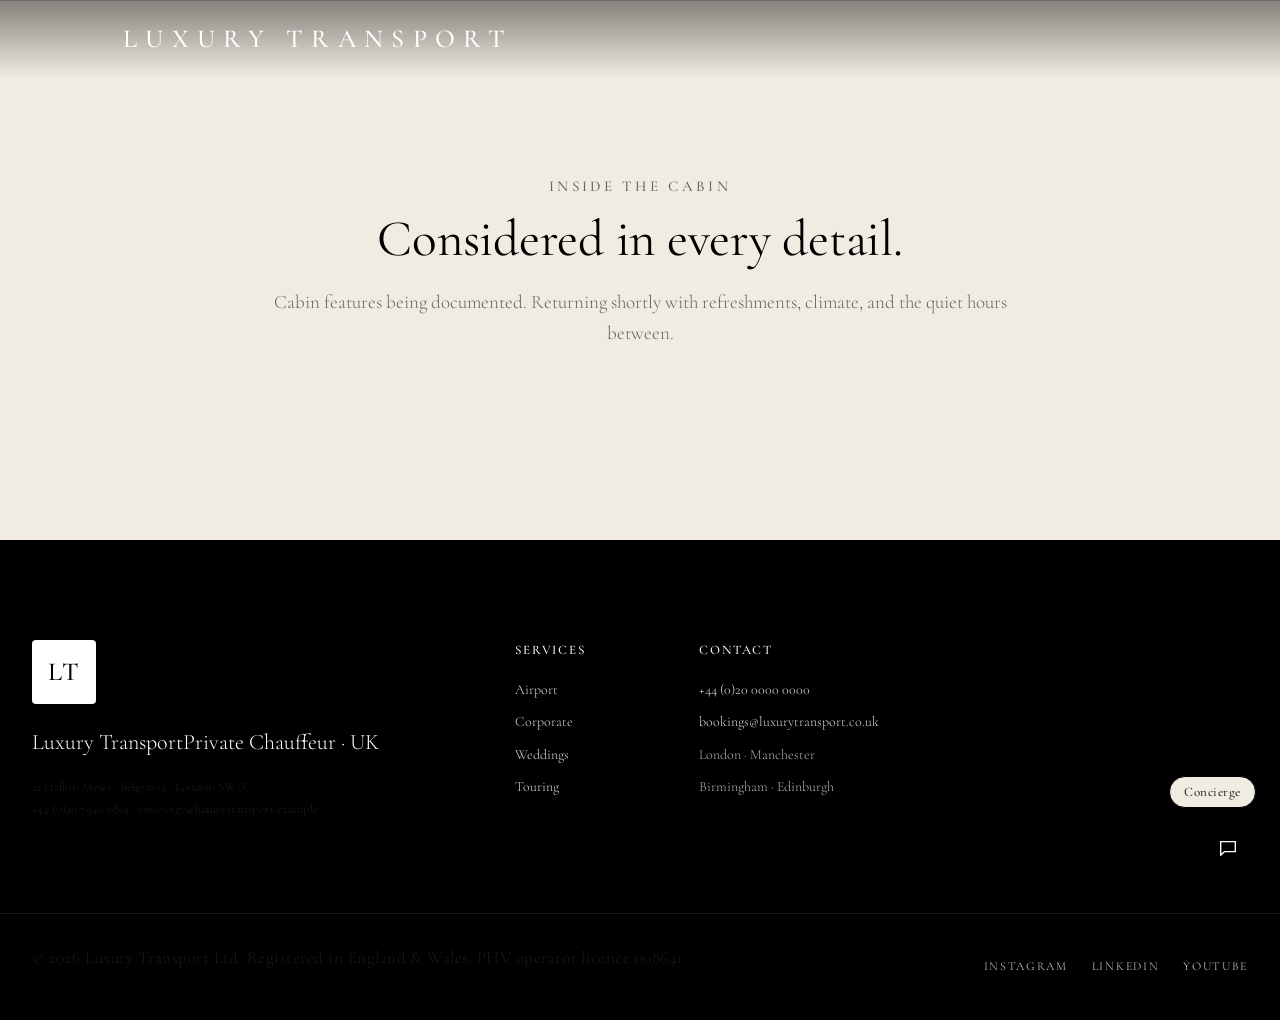
<file: cabin.html>
<!DOCTYPE html>
<html lang="en">
<head>
  <meta charset="UTF-8" />
  <meta name="viewport" content="width=device-width, initial-scale=1.0" />
  <title>Inside the Cabin · Luxury Transport</title>
  <link rel="preconnect" href="https://fonts.googleapis.com">
  <link rel="preconnect" href="https://fonts.gstatic.com" crossorigin>
  <link href="https://fonts.googleapis.com/css2?family=Cormorant+Garamond:wght@300;400;500;600&family=Inter:wght@300;400;500;600&display=swap" rel="stylesheet">
  <link rel="stylesheet" href="styles.css" />
</head>
<body>

  <!-- Primary navigation -->
  <header class="nav" id="siteNav">
    <div class="container nav__inner">
      <a href="index.html" class="brand" aria-label="Luxury Transport">
        <span class="brand__mark">LT</span>
        <span class="brand__text">
          <span class="brand__name">Luxury Transport</span>
          <span class="brand__tagline">Private Chauffeur · UK</span>
        </span>
      </a>

      <nav class="nav__menu" aria-label="Primary">
        <ul>
          <li><a href="vision.html">The Vision</a></li>
          <li><a href="fleet.html">The Fleet</a></li>
          <li><a href="cabin.html" aria-current="page">Inside the Cabin</a></li>
          <li><a href="services.html">Services</a></li>
          <li><a href="reserve.html">Reserve</a></li>
        </ul>
      </nav>

      <div class="nav__actions">
        <button class="hamburger" aria-label="Menu" id="hamburger">
          <span></span><span></span><span></span>
        </button>
      </div>
    </div>
  </header>

  <!-- Inside the Cabin (placeholder) -->
  <section class="reserve" id="cabin" style="min-height: 60vh; display: flex; align-items: center;">
    <div class="container section-head" style="margin: 0 auto; text-align: center; padding-bottom: 120px;">
      <p class="eyebrow">Inside the Cabin</p>
      <h2>Considered in every detail.</h2>
      <p class="section-head__lede">Cabin features being documented. Returning shortly with refreshments, climate, and the quiet hours between.</p>
    </div>
  </section>

  <!-- Footer -->
  <footer class="footer">
    <div class="container footer__top">
      <div class="footer__brand">
        <span class="brand__mark brand__mark--lg">LT</span>
        <p class="footer__tag">Luxury TransportPrivate Chauffeur · UK</p>
        <p class="footer__address">12 Halkin Mews · Belgravia · London SW1X<br/>+44 (0)20 7946 0814 · concierge@luxurytransport.example</p>
      </div>

      <div class="footer__cols">
        <div>
          <h4>Services</h4>
          <ul>
            <li><a href="services.html">Airport</a></li>
            <li><a href="services.html">Corporate</a></li>
            <li><a href="services.html">Weddings</a></li>
            <li><a href="services.html">Touring</a></li>
          </ul>
        </div>
        <div>
          <h4>Contact</h4>
          <ul>
            <li><a href="tel:+442000000000">+44 (0)20 0000 0000</a></li>
            <li><a href="mailto:bookings@luxurytransport.co.uk">bookings@luxurytransport.co.uk</a></li>
            <li>London · Manchester</li>
            <li>Birmingham · Edinburgh</li>
          </ul>
        </div>
      </div>
    </div>

    <div class="container footer__bottom">
      <p>© 2026 Luxury Transport Ltd. Registered in England &amp; Wales. PHV operator licence 008641.</p>
      <div class="footer__social">
        <a href="#" aria-label="Instagram">Instagram</a>
        <a href="#" aria-label="LinkedIn">LinkedIn</a>
        <a href="#" aria-label="YouTube">YouTube</a>
      </div>
    </div>
  </footer>

  <button class="chat-toggle" id="chatToggle" aria-label="Open concierge chat" aria-expanded="false">
    <svg viewBox="0 0 24 24" width="22" height="22" fill="none" stroke="currentColor" stroke-width="1.5" aria-hidden="true">
      <path d="M4 5h16v11H8l-4 4V5z" stroke-linejoin="round"/>
    </svg>
  </button>

  <aside class="chat" id="chat" aria-hidden="true" aria-label="Concierge chat">
    <header class="chat__head">
      <div>
        <p class="chat__eyebrow">Concierge</p>
        <p class="chat__title">How may I help?</p>
      </div>
      <button class="chat__close" id="chatClose" aria-label="Close chat">
        <svg viewBox="0 0 24 24" width="18" height="18" fill="none" stroke="currentColor" stroke-width="1.5" aria-hidden="true">
          <path d="M6 6l12 12M18 6l-12 12" stroke-linecap="round"/>
        </svg>
      </button>
    </header>
    <div class="chat__log" id="chatLog" role="log" aria-live="polite"></div>
    <div class="chat__chips" id="chatChips"></div>
    <form class="chat__form" id="chatForm">
      <label class="visually-hidden" for="chatInput">Type a question</label>
      <input id="chatInput" name="chatInput" type="text" autocomplete="off" placeholder="Type a question..." />
      <button type="submit" class="chat__send" aria-label="Send">
        <svg viewBox="0 0 24 24" width="18" height="18" fill="none" stroke="currentColor" stroke-width="1.5" aria-hidden="true">
          <path d="M3 12l18-9-7 18-2-8-9-1z" stroke-linejoin="round"/>
        </svg>
      </button>
    </form>
  </aside>

  <script src="script.js"></script>
</body>
</html>
</file>
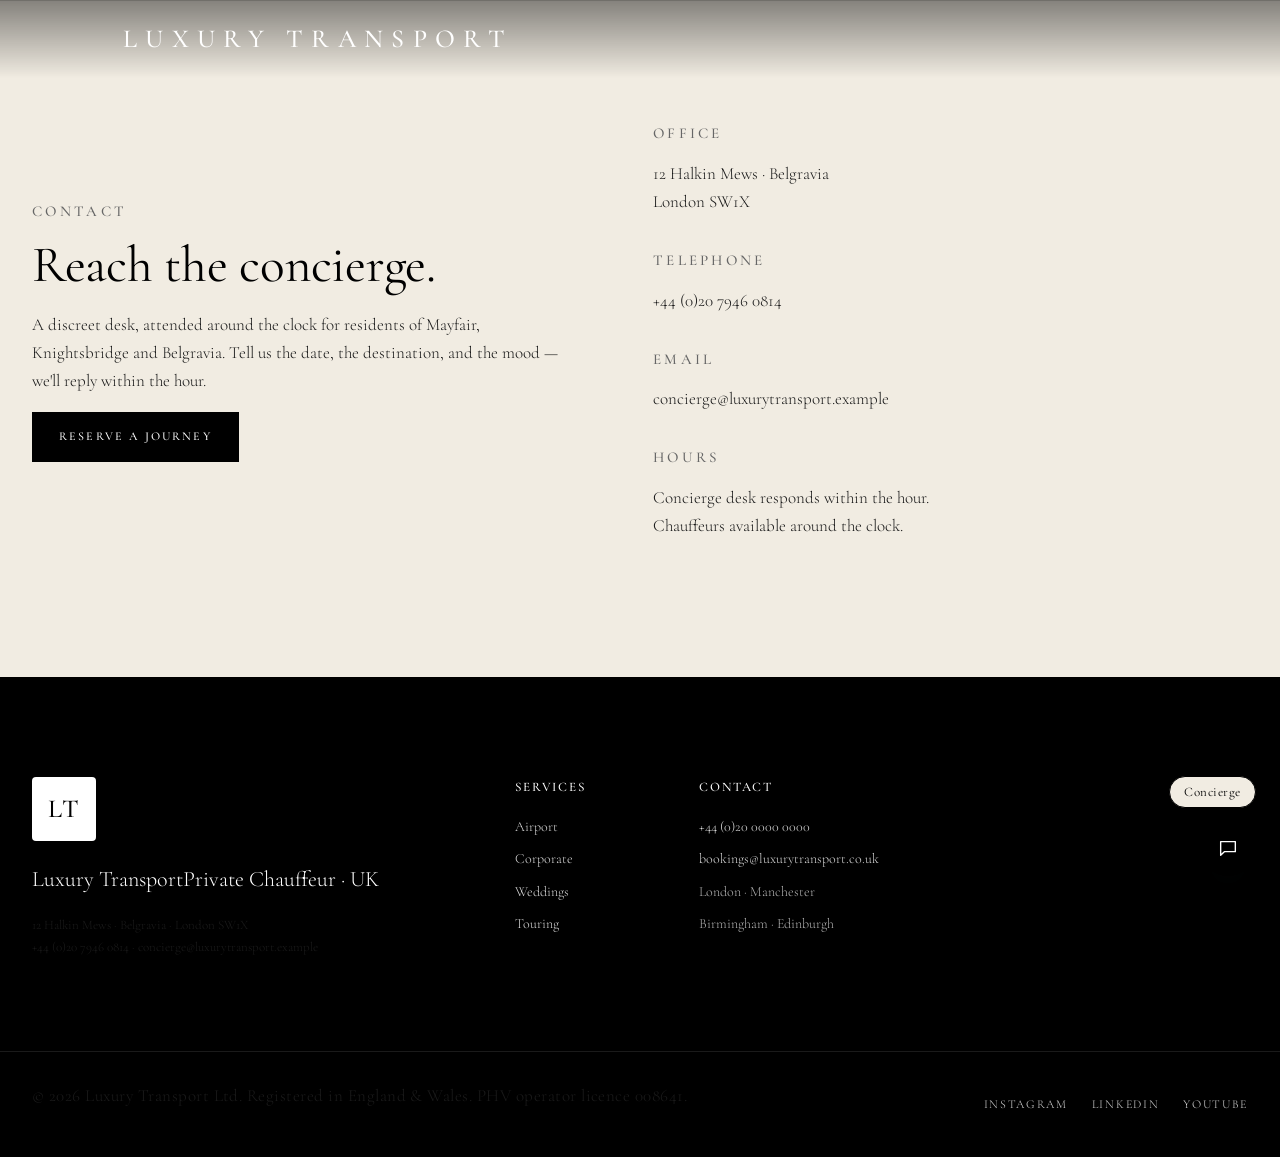
<file: contact.html>
<!DOCTYPE html>
<html lang="en">
<head>
  <meta charset="UTF-8" />
  <meta name="viewport" content="width=device-width, initial-scale=1.0" />
  <title>Contact · Luxury Transport</title>
  <link rel="preconnect" href="https://fonts.googleapis.com">
  <link rel="preconnect" href="https://fonts.gstatic.com" crossorigin>
  <link href="https://fonts.googleapis.com/css2?family=Cormorant+Garamond:wght@300;400;500;600&family=Inter:wght@300;400;500;600&display=swap" rel="stylesheet">
  <link rel="stylesheet" href="styles.css" />
</head>
<body>

  <!-- Primary navigation -->
  <header class="nav" id="siteNav">
    <div class="container nav__inner">
      <a href="index.html" class="brand" aria-label="Luxury Transport">
        <span class="brand__mark">LT</span>
        <span class="brand__text">
          <span class="brand__name">Luxury Transport</span>
          <span class="brand__tagline">Private Chauffeur · UK</span>
        </span>
      </a>

      <nav class="nav__menu" aria-label="Primary">
        <ul>
          <li><a href="fleet.html">The Fleet</a></li>
          <li><a href="services.html">Services</a></li>
          <li><a href="reviews.html">Reviews</a></li>
          <li><a href="contact.html" aria-current="page">Contact</a></li>
        </ul>
      </nav>

      <div class="nav__actions">
        <button class="hamburger" aria-label="Menu" id="hamburger">
          <span></span><span></span><span></span>
        </button>
      </div>
    </div>
  </header>

  <!-- Contact -->
  <section class="reserve" id="contact">
    <div class="container reserve__inner">
      <div>
        <p class="eyebrow">Contact</p>
        <h2>Reach the concierge.</h2>
        <p>A discreet desk, attended around the clock for residents of Mayfair, Knightsbridge and Belgravia. Tell us the date, the destination, and the mood — we'll reply within the hour.</p>
        <p><a href="index.html#book" class="btn btn--primary">Reserve a Journey</a></p>
      </div>
      <div>
        <p class="eyebrow">Office</p>
        <p>12 Halkin Mews · Belgravia<br/>London SW1X</p>
        <p class="eyebrow" style="margin-top:32px;">Telephone</p>
        <p><a href="tel:+442079460814">+44 (0)20 7946 0814</a></p>
        <p class="eyebrow" style="margin-top:32px;">Email</p>
        <p><a href="mailto:concierge@luxurytransport.example">concierge@luxurytransport.example</a></p>
        <p class="eyebrow" style="margin-top:32px;">Hours</p>
        <p>Concierge desk responds within the hour.<br/>Chauffeurs available around the clock.</p>
      </div>
    </div>
  </section>

  <!-- Footer -->
  <footer class="footer">
    <div class="container footer__top">
      <div class="footer__brand">
        <span class="brand__mark brand__mark--lg">LT</span>
        <p class="footer__tag">Luxury TransportPrivate Chauffeur · UK</p>
        <p class="footer__address">12 Halkin Mews · Belgravia · London SW1X<br/>+44 (0)20 7946 0814 · concierge@luxurytransport.example</p>
      </div>

      <div class="footer__cols">
        <div>
          <h4>Services</h4>
          <ul>
            <li><a href="services.html">Airport</a></li>
            <li><a href="services.html">Corporate</a></li>
            <li><a href="services.html">Weddings</a></li>
            <li><a href="services.html">Touring</a></li>
          </ul>
        </div>
        <div>
          <h4>Contact</h4>
          <ul>
            <li><a href="tel:+442000000000">+44 (0)20 0000 0000</a></li>
            <li><a href="mailto:bookings@luxurytransport.co.uk">bookings@luxurytransport.co.uk</a></li>
            <li>London · Manchester</li>
            <li>Birmingham · Edinburgh</li>
          </ul>
        </div>
      </div>
    </div>

    <div class="container footer__bottom">
      <p>© 2026 Luxury Transport Ltd. Registered in England &amp; Wales. PHV operator licence 008641.</p>
      <div class="footer__social">
        <a href="#" aria-label="Instagram">Instagram</a>
        <a href="#" aria-label="LinkedIn">LinkedIn</a>
        <a href="#" aria-label="YouTube">YouTube</a>
      </div>
    </div>
  </footer>

  <button class="chat-toggle" id="chatToggle" aria-label="Open concierge chat" aria-expanded="false">
    <svg viewBox="0 0 24 24" width="22" height="22" fill="none" stroke="currentColor" stroke-width="1.5" aria-hidden="true">
      <path d="M4 5h16v11H8l-4 4V5z" stroke-linejoin="round"/>
    </svg>
  </button>

  <aside class="chat" id="chat" aria-hidden="true" aria-label="Concierge chat">
    <header class="chat__head">
      <div>
        <p class="chat__eyebrow">Concierge</p>
        <p class="chat__title">How may I help?</p>
      </div>
      <button class="chat__close" id="chatClose" aria-label="Close chat">
        <svg viewBox="0 0 24 24" width="18" height="18" fill="none" stroke="currentColor" stroke-width="1.5" aria-hidden="true">
          <path d="M6 6l12 12M18 6l-12 12" stroke-linecap="round"/>
        </svg>
      </button>
    </header>
    <div class="chat__log" id="chatLog" role="log" aria-live="polite"></div>
    <div class="chat__chips" id="chatChips"></div>
    <form class="chat__form" id="chatForm">
      <label class="visually-hidden" for="chatInput">Type a question</label>
      <input id="chatInput" name="chatInput" type="text" autocomplete="off" placeholder="Type a question..." />
      <button type="submit" class="chat__send" aria-label="Send">
        <svg viewBox="0 0 24 24" width="18" height="18" fill="none" stroke="currentColor" stroke-width="1.5" aria-hidden="true">
          <path d="M3 12l18-9-7 18-2-8-9-1z" stroke-linejoin="round"/>
        </svg>
      </button>
    </form>
  </aside>

  <script src="script.js"></script>
</body>
</html>
</file>
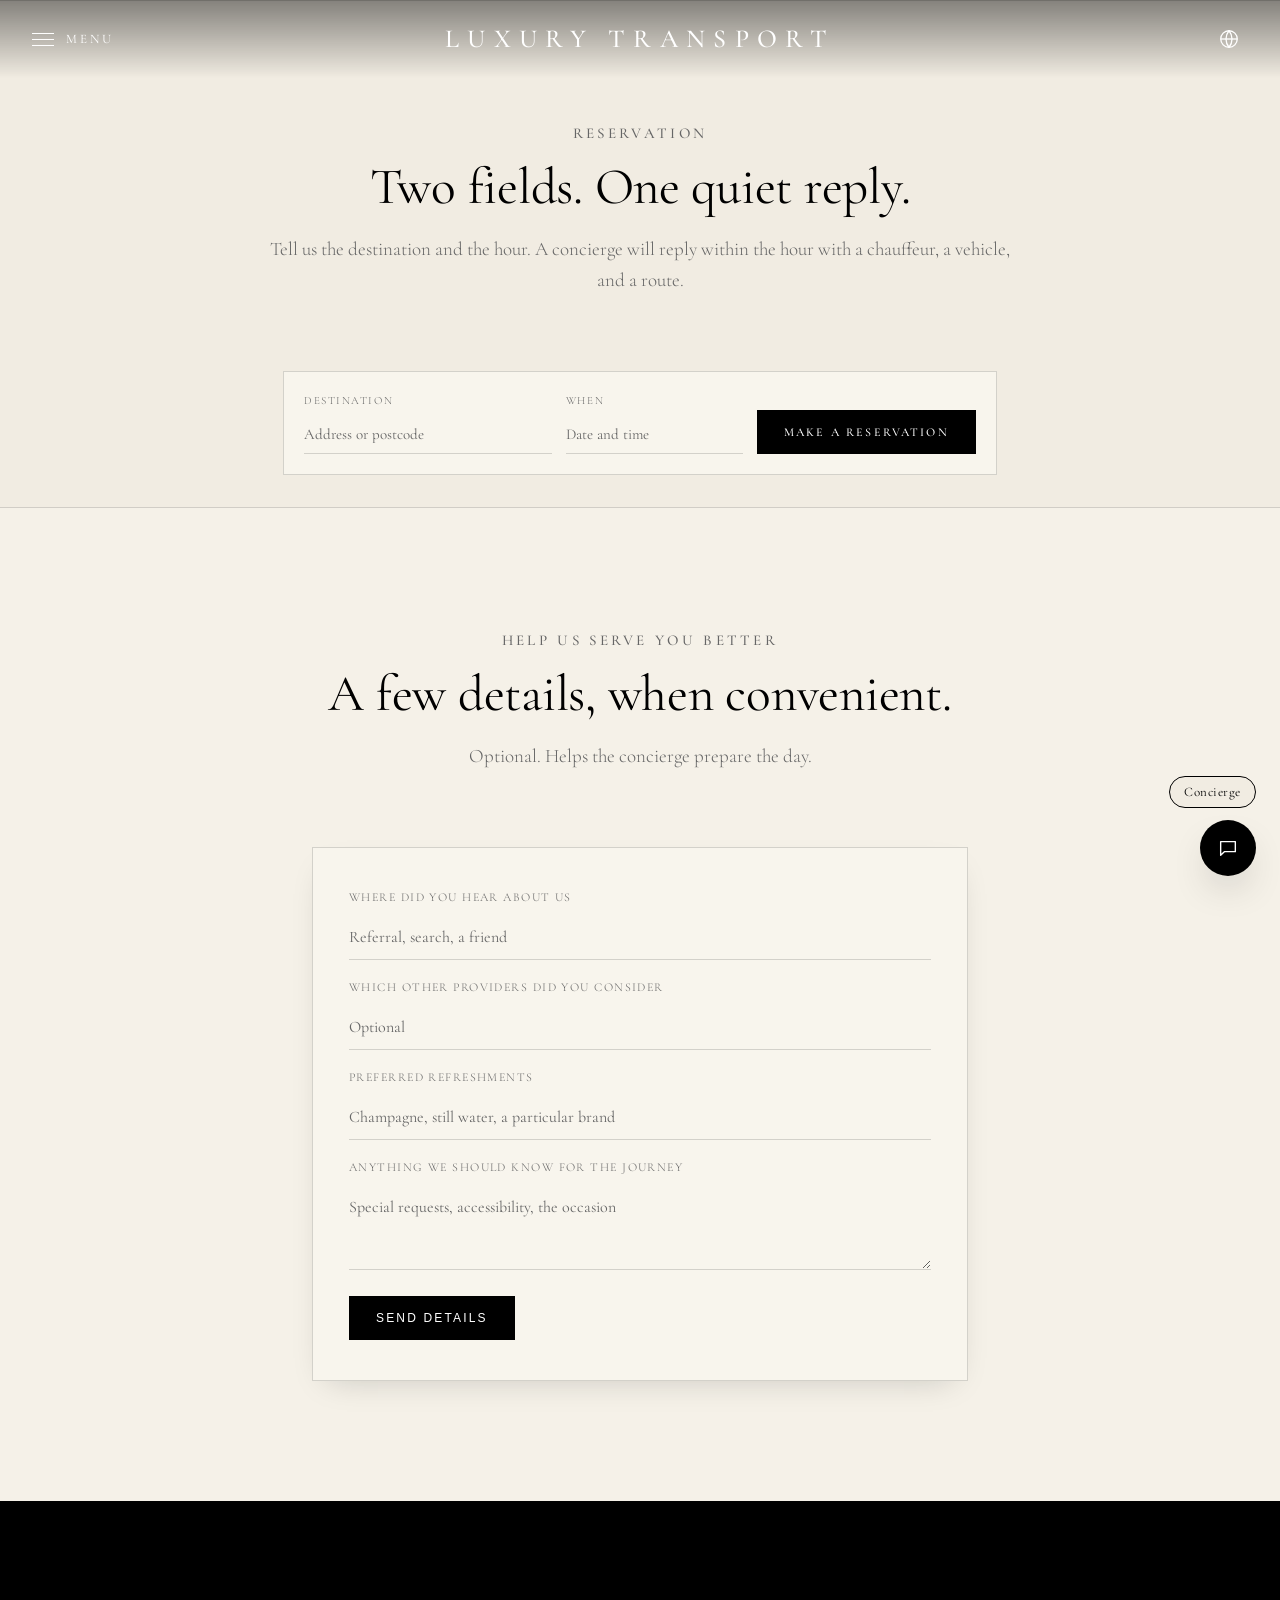
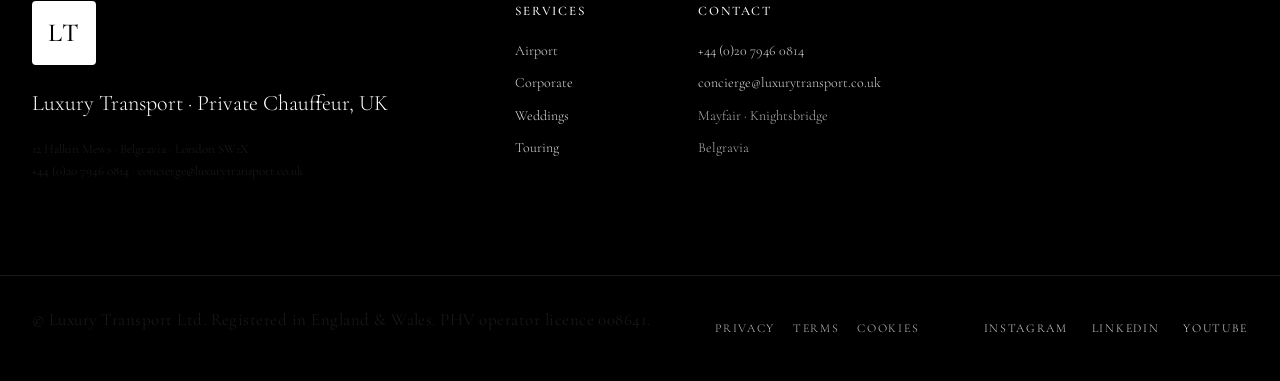
<file: reserve.html>
<!DOCTYPE html>
<html lang="en">
<head>
  <meta charset="UTF-8" />
  <meta name="viewport" content="width=device-width, initial-scale=1.0" />
  <title>Reservation · Luxury Transport</title>
  <link rel="preconnect" href="https://fonts.googleapis.com">
  <link rel="preconnect" href="https://fonts.gstatic.com" crossorigin>
  <link href="https://fonts.googleapis.com/css2?family=Cormorant+Garamond:wght@300;400;500;600&display=swap" rel="stylesheet">
  <link rel="stylesheet" href="styles.css" />
</head>
<body>

  <!-- Page transition veil -->
  <div class="page-transition-veil" id="pageVeil" aria-hidden="true"></div>

  <!-- Primary navigation -->
  <header class="nav" id="siteNav">
    <div class="container nav__inner">
      <button class="hamburger" id="hamburger" type="button" aria-label="Open menu" aria-expanded="false" aria-controls="navMenu">
        <span class="hamburger__icon" aria-hidden="true">
          <span></span><span></span><span></span>
        </span>
        <span class="hamburger__label">Menu</span>
      </button>

      <a href="index.html" class="brand" aria-label="Luxury Transport">
        <span class="brand__text">
          <span class="brand__name">Luxury Transport</span>
        </span>
      </a>

      <div class="nav__actions">
        <button class="nav__lang" type="button" aria-label="Language">
          <svg viewBox="0 0 24 24" width="22" height="22" fill="none" stroke="currentColor" stroke-width="1.4" aria-hidden="true">
            <circle cx="12" cy="12" r="9"/>
            <path d="M3 12h18"/>
            <path d="M12 3a14 14 0 0 1 0 18M12 3a14 14 0 0 0 0 18"/>
          </svg>
        </button>
      </div>
    </div>

    <nav class="nav__menu" id="navMenu" aria-label="Primary">
      <ul>
        <li><a href="vision.html">The Vision</a></li>
        <li><a href="fleet.html">The Fleet</a></li>
        <li><a href="services.html">Services</a></li>
        <li><a href="reserve.html" aria-current="page">Reservation</a></li>
      </ul>
    </nav>
  </header>

  <!-- Reserve · Express path -->
  <section class="reserve" id="book">
    <div class="container section-head">
      <p class="eyebrow">Reservation</p>
      <h2>Two fields. One quiet reply.</h2>
      <p class="section-head__lede">Tell us the destination and the hour. A concierge will reply within the hour with a chauffeur, a vehicle, and a route.</p>
    </div>
    <div class="container" style="display: flex; justify-content: center; padding: 0 32px 32px;">
      <form class="express" onsubmit="event.preventDefault(); document.getElementById('expressOk').hidden=false; document.getElementById('detailForm').scrollIntoView({behavior:'smooth'});">
        <label>
          <span>Destination</span>
          <input type="text" required placeholder="Address or postcode" />
        </label>
        <label>
          <span>When</span>
          <input type="text" required placeholder="Date and time" />
        </label>
        <button type="submit" class="btn btn--primary">Make a Reservation</button>
      </form>
    </div>
    <p id="expressOk" class="reserve__ok" style="text-align: center; padding: 0 32px 80px;" hidden>Thank you. Your request is with the concierge. A few optional details follow.</p>
  </section>

  <!-- Reserve · Optional detail form -->
  <section class="reserve" id="detailForm" style="background: var(--bg);">
    <div class="container section-head">
      <p class="eyebrow">Help Us Serve You Better</p>
      <h2>A few details, when convenient.</h2>
      <p class="section-head__lede">Optional. Helps the concierge prepare the day.</p>
    </div>
    <div class="container reserve__inner" style="padding-top: 0; grid-template-columns: 1fr; max-width: 720px; margin: 0 auto;">
      <form class="reserve__form" onsubmit="event.preventDefault(); document.getElementById('detailOk').hidden=false;">
        <label class="span-2">
          <span>Where did you hear about us</span>
          <input type="text" placeholder="Referral, search, a friend" />
        </label>
        <label class="span-2">
          <span>Which other providers did you consider</span>
          <input type="text" placeholder="Optional" />
        </label>
        <label class="span-2">
          <span>Preferred refreshments</span>
          <input type="text" placeholder="Champagne, still water, a particular brand" />
        </label>
        <label class="span-2">
          <span>Anything we should know for the journey</span>
          <textarea rows="3" placeholder="Special requests, accessibility, the occasion"></textarea>
        </label>
        <button type="submit" class="btn btn--primary">Send Details</button>
        <p id="detailOk" class="reserve__ok" hidden>Thank you. Passed to the concierge.</p>
      </form>
    </div>
  </section>

  <!-- Footer -->
  <footer class="footer">
    <div class="container footer__top">
      <div class="footer__brand">
        <span class="brand__mark brand__mark--lg">LT</span>
        <p class="footer__tag">Luxury Transport · Private Chauffeur, UK</p>
        <p class="footer__address">12 Halkin Mews · Belgravia · London SW1X<br/>+44 (0)20 7946 0814 · concierge@luxurytransport.co.uk</p>
      </div>

      <div class="footer__cols">
        <div>
          <h4>Services</h4>
          <ul>
            <li><a href="services.html">Airport</a></li>
            <li><a href="services.html">Corporate</a></li>
            <li><a href="services.html">Weddings</a></li>
            <li><a href="services.html">Touring</a></li>
          </ul>
        </div>
        <div>
          <h4>Contact</h4>
          <ul>
            <li><a href="tel:+442079460814">+44 (0)20 7946 0814</a></li>
            <li><a href="mailto:concierge@luxurytransport.co.uk">concierge@luxurytransport.co.uk</a></li>
            <li>Mayfair · Knightsbridge</li>
            <li>Belgravia</li>
          </ul>
        </div>
      </div>
    </div>

    <div class="container footer__bottom">
      <p>© Luxury Transport Ltd. Registered in England &amp; Wales. PHV operator licence 008641.</p>
      <div class="footer__legal">
        <a href="#privacy">Privacy</a>
        <a href="#terms">Terms</a>
        <a href="#cookies">Cookies</a>
      </div>
      <div class="footer__social">
        <a href="#" aria-label="Instagram">Instagram</a>
        <a href="#" aria-label="LinkedIn">LinkedIn</a>
        <a href="#" aria-label="YouTube">YouTube</a>
      </div>
    </div>
  </footer>

  <button class="chat-toggle" id="chatToggle" aria-label="Open concierge chat" aria-expanded="false">
    <svg viewBox="0 0 24 24" width="22" height="22" fill="none" stroke="currentColor" stroke-width="1.5" aria-hidden="true">
      <path d="M4 5h16v11H8l-4 4V5z" stroke-linejoin="round"/>
    </svg>
  </button>

  <aside class="chat" id="chat" aria-hidden="true" aria-label="Concierge chat">
    <header class="chat__head">
      <div>
        <p class="chat__eyebrow">Concierge</p>
        <p class="chat__title">How may I help?</p>
      </div>
      <button class="chat__close" id="chatClose" aria-label="Close chat">
        <svg viewBox="0 0 24 24" width="18" height="18" fill="none" stroke="currentColor" stroke-width="1.5" aria-hidden="true">
          <path d="M6 6l12 12M18 6l-12 12" stroke-linecap="round"/>
        </svg>
      </button>
    </header>
    <div class="chat__log" id="chatLog" role="log" aria-live="polite"></div>
    <div class="chat__chips" id="chatChips"></div>
    <form class="chat__form" id="chatForm">
      <label class="visually-hidden" for="chatInput">Type a question</label>
      <input id="chatInput" name="chatInput" type="text" autocomplete="off" placeholder="Type a question, or a destination." />
      <button type="submit" class="chat__send" aria-label="Send">
        <svg viewBox="0 0 24 24" width="18" height="18" fill="none" stroke="currentColor" stroke-width="1.5" aria-hidden="true">
          <path d="M3 12l18-9-7 18-2-8-9-1z" stroke-linejoin="round"/>
        </svg>
      </button>
    </form>
  </aside>

  <script src="script.js"></script>
</body>
</html>
</file>
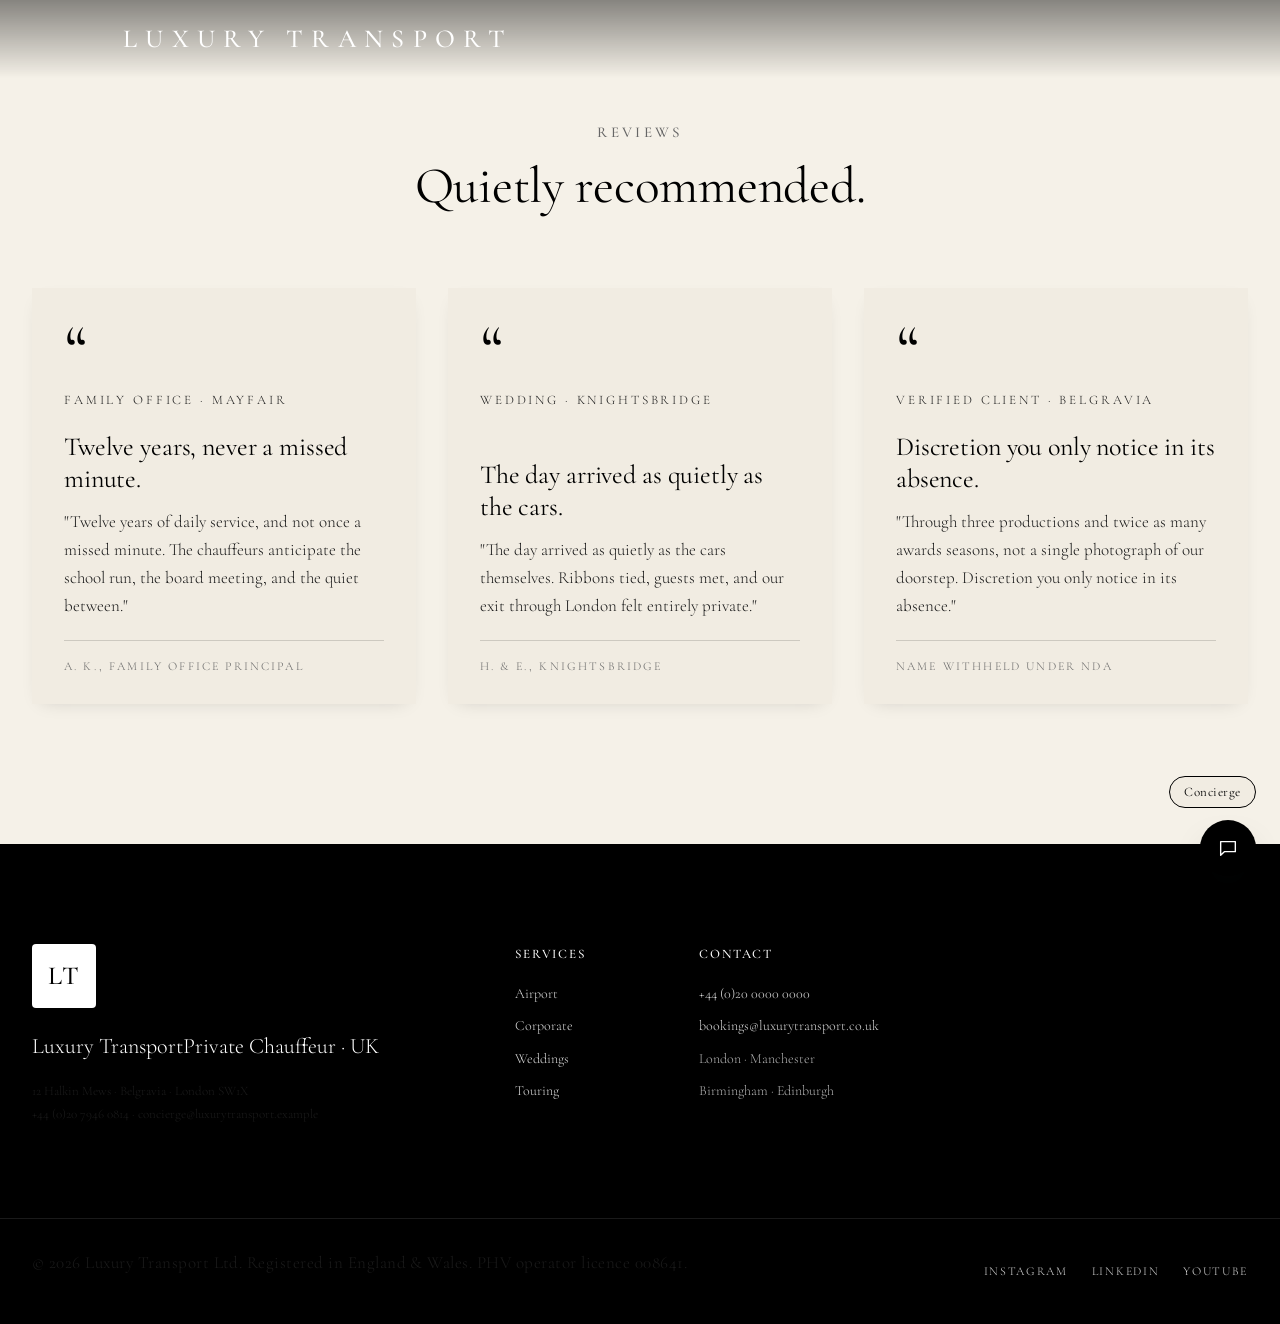
<file: reviews.html>
<!DOCTYPE html>
<html lang="en">
<head>
  <meta charset="UTF-8" />
  <meta name="viewport" content="width=device-width, initial-scale=1.0" />
  <title>Reviews · Luxury Transport</title>
  <link rel="preconnect" href="https://fonts.googleapis.com">
  <link rel="preconnect" href="https://fonts.gstatic.com" crossorigin>
  <link href="https://fonts.googleapis.com/css2?family=Cormorant+Garamond:wght@300;400;500;600&family=Inter:wght@300;400;500;600&display=swap" rel="stylesheet">
  <link rel="stylesheet" href="styles.css" />
</head>
<body>

  <!-- Primary navigation -->
  <header class="nav" id="siteNav">
    <div class="container nav__inner">
      <a href="index.html" class="brand" aria-label="Luxury Transport">
        <span class="brand__mark">LT</span>
        <span class="brand__text">
          <span class="brand__name">Luxury Transport</span>
          <span class="brand__tagline">Private Chauffeur · UK</span>
        </span>
      </a>

      <nav class="nav__menu" aria-label="Primary">
        <ul>
          <li><a href="fleet.html">The Fleet</a></li>
          <li><a href="services.html">Services</a></li>
          <li><a href="reviews.html" aria-current="page">Reviews</a></li>
          <li><a href="contact.html">Contact</a></li>
        </ul>
      </nav>

      <div class="nav__actions">
        <button class="hamburger" aria-label="Menu" id="hamburger">
          <span></span><span></span><span></span>
        </button>
      </div>
    </div>
  </header>

  <!-- Reviews -->
  <section class="testimonials" id="reviews">
    <div class="container section-head">
      <p class="eyebrow">Reviews</p>
      <h2>Quietly recommended.</h2>
    </div>

    <div class="container testimonials__grid">
      <article class="testimonial">
        <p class="testimonial__meta">Family Office · Mayfair</p>
        <h3>Twelve years, never a missed minute.</h3>
        <p>"Twelve years of daily service, and not once a missed minute. The chauffeurs anticipate the school run, the board meeting, and the quiet between."</p>
        <cite class="testimonial__cite">A. K., Family Office Principal</cite>
      </article>
      <article class="testimonial">
        <p class="testimonial__meta">Wedding · Knightsbridge</p>
        <h3>The day arrived as quietly as the cars.</h3>
        <p>"The day arrived as quietly as the cars themselves. Ribbons tied, guests met, and our exit through London felt entirely private."</p>
        <cite class="testimonial__cite">H. &amp; E., Knightsbridge</cite>
      </article>
      <article class="testimonial">
        <p class="testimonial__meta">Verified Client · Belgravia</p>
        <h3>Discretion you only notice in its absence.</h3>
        <p>"Through three productions and twice as many awards seasons, not a single photograph of our doorstep. Discretion you only notice in its absence."</p>
        <cite class="testimonial__cite">Name withheld under NDA</cite>
      </article>
    </div>
  </section>

  <!-- Footer -->
  <footer class="footer">
    <div class="container footer__top">
      <div class="footer__brand">
        <span class="brand__mark brand__mark--lg">LT</span>
        <p class="footer__tag">Luxury TransportPrivate Chauffeur · UK</p>
        <p class="footer__address">12 Halkin Mews · Belgravia · London SW1X<br/>+44 (0)20 7946 0814 · concierge@luxurytransport.example</p>
      </div>

      <div class="footer__cols">
        <div>
          <h4>Services</h4>
          <ul>
            <li><a href="services.html">Airport</a></li>
            <li><a href="services.html">Corporate</a></li>
            <li><a href="services.html">Weddings</a></li>
            <li><a href="services.html">Touring</a></li>
          </ul>
        </div>
        <div>
          <h4>Contact</h4>
          <ul>
            <li><a href="tel:+442000000000">+44 (0)20 0000 0000</a></li>
            <li><a href="mailto:bookings@luxurytransport.co.uk">bookings@luxurytransport.co.uk</a></li>
            <li>London · Manchester</li>
            <li>Birmingham · Edinburgh</li>
          </ul>
        </div>
      </div>
    </div>

    <div class="container footer__bottom">
      <p>© 2026 Luxury Transport Ltd. Registered in England &amp; Wales. PHV operator licence 008641.</p>
      <div class="footer__social">
        <a href="#" aria-label="Instagram">Instagram</a>
        <a href="#" aria-label="LinkedIn">LinkedIn</a>
        <a href="#" aria-label="YouTube">YouTube</a>
      </div>
    </div>
  </footer>

  <button class="chat-toggle" id="chatToggle" aria-label="Open concierge chat" aria-expanded="false">
    <svg viewBox="0 0 24 24" width="22" height="22" fill="none" stroke="currentColor" stroke-width="1.5" aria-hidden="true">
      <path d="M4 5h16v11H8l-4 4V5z" stroke-linejoin="round"/>
    </svg>
  </button>

  <aside class="chat" id="chat" aria-hidden="true" aria-label="Concierge chat">
    <header class="chat__head">
      <div>
        <p class="chat__eyebrow">Concierge</p>
        <p class="chat__title">How may I help?</p>
      </div>
      <button class="chat__close" id="chatClose" aria-label="Close chat">
        <svg viewBox="0 0 24 24" width="18" height="18" fill="none" stroke="currentColor" stroke-width="1.5" aria-hidden="true">
          <path d="M6 6l12 12M18 6l-12 12" stroke-linecap="round"/>
        </svg>
      </button>
    </header>
    <div class="chat__log" id="chatLog" role="log" aria-live="polite"></div>
    <div class="chat__chips" id="chatChips"></div>
    <form class="chat__form" id="chatForm">
      <label class="visually-hidden" for="chatInput">Type a question</label>
      <input id="chatInput" name="chatInput" type="text" autocomplete="off" placeholder="Type a question..." />
      <button type="submit" class="chat__send" aria-label="Send">
        <svg viewBox="0 0 24 24" width="18" height="18" fill="none" stroke="currentColor" stroke-width="1.5" aria-hidden="true">
          <path d="M3 12l18-9-7 18-2-8-9-1z" stroke-linejoin="round"/>
        </svg>
      </button>
    </form>
  </aside>

  <script src="script.js"></script>
</body>
</html>
</file>
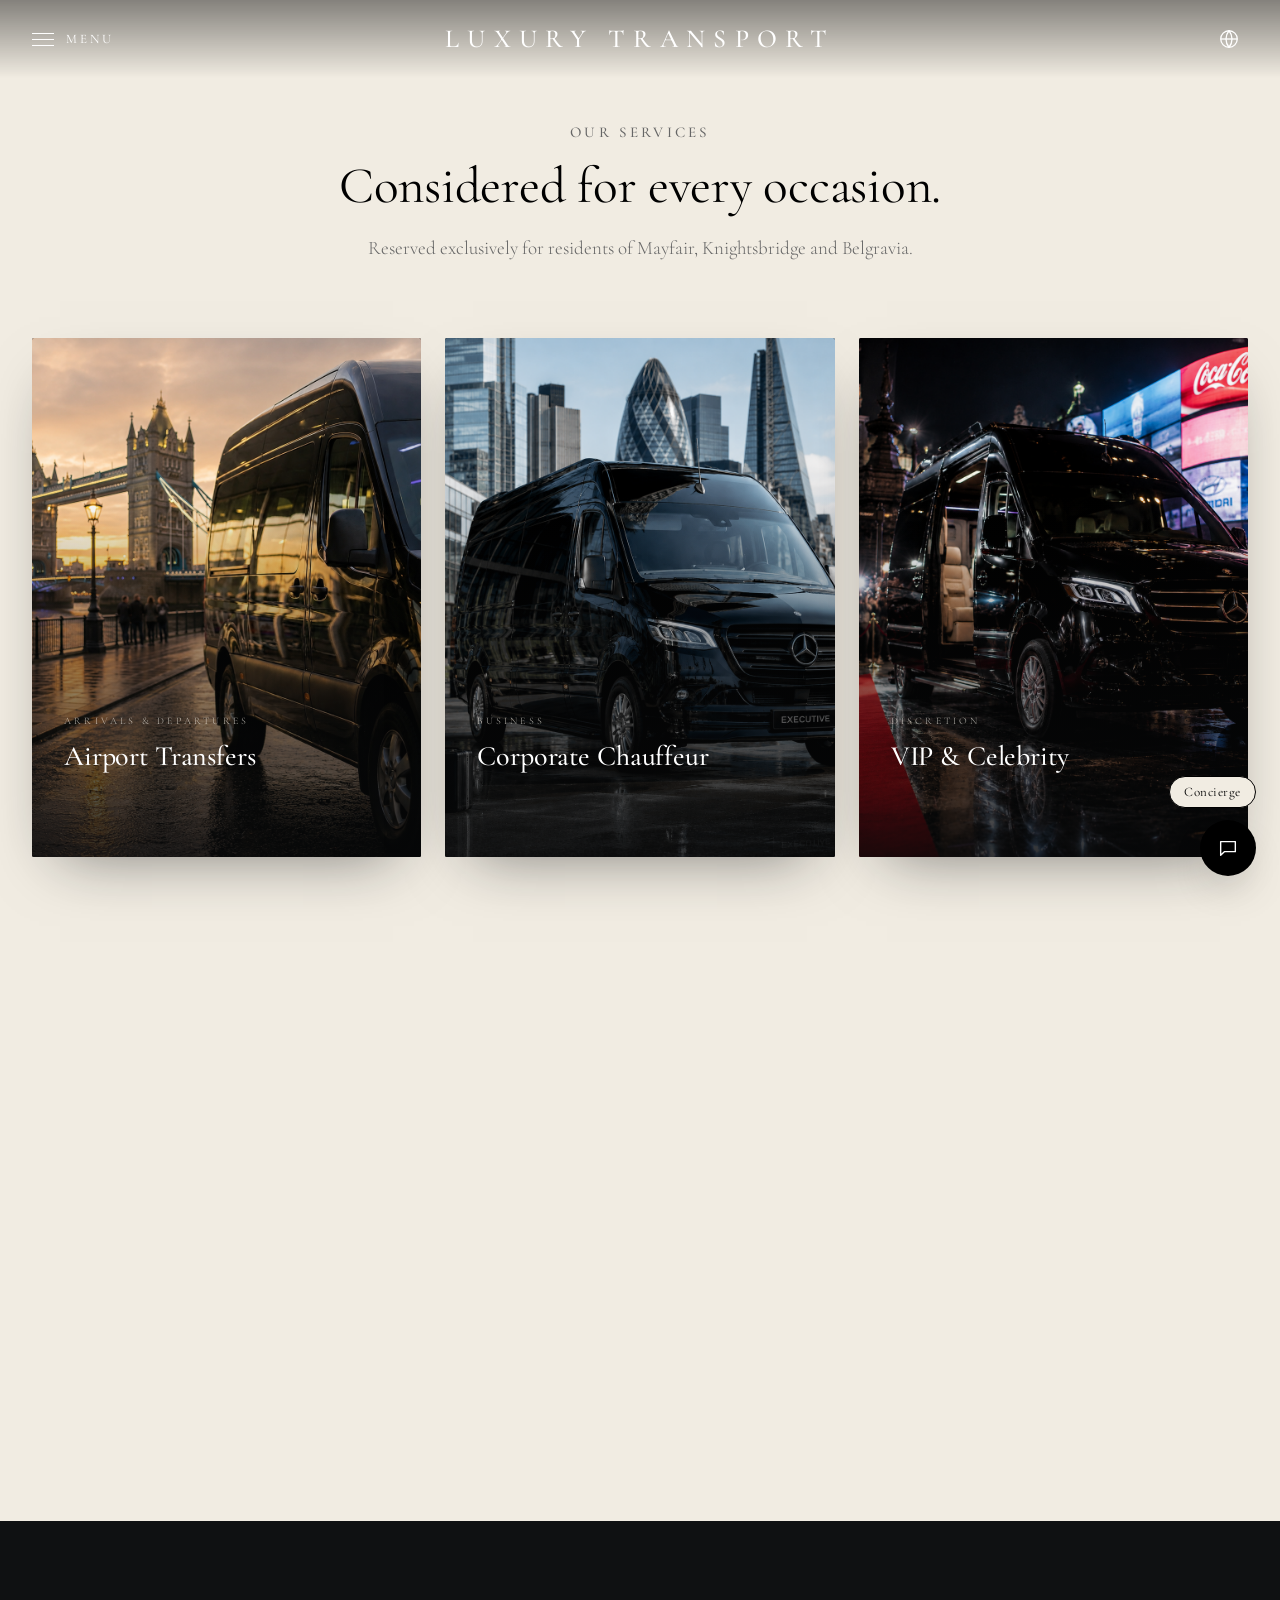
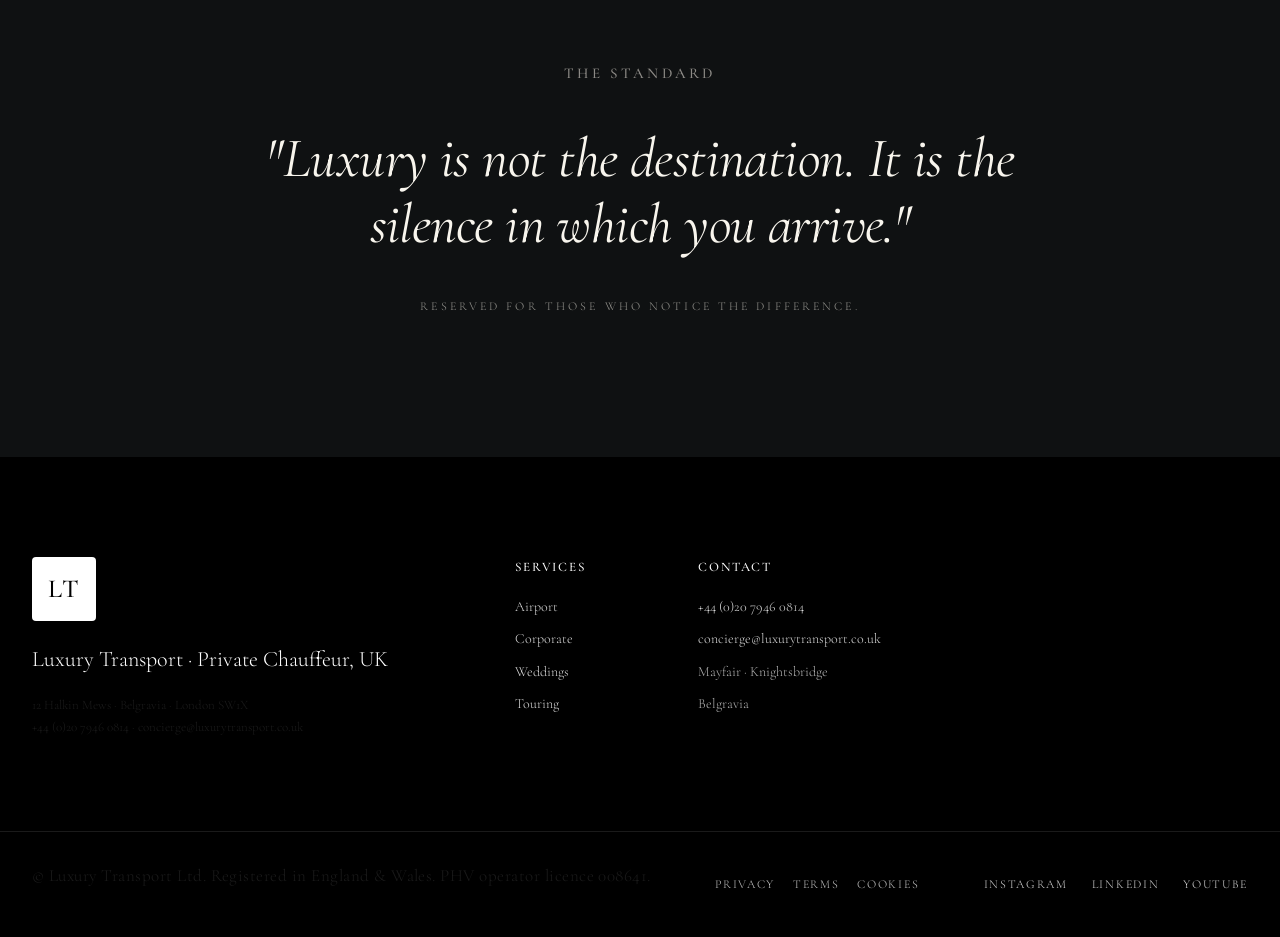
<file: services.html>
<!DOCTYPE html>
<html lang="en">
<head>
  <meta charset="UTF-8" />
  <meta name="viewport" content="width=device-width, initial-scale=1.0" />
  <title>Services · Luxury Transport</title>
  <link rel="preconnect" href="https://fonts.googleapis.com">
  <link rel="preconnect" href="https://fonts.gstatic.com" crossorigin>
  <link href="https://fonts.googleapis.com/css2?family=Cormorant+Garamond:wght@300;400;500;600&display=swap" rel="stylesheet">
  <link rel="stylesheet" href="styles.css" />
</head>
<body>

  <!-- Page transition veil -->
  <div class="page-transition-veil" id="pageVeil" aria-hidden="true"></div>

  <!-- Primary navigation -->
  <header class="nav" id="siteNav">
    <div class="container nav__inner">
      <button class="hamburger" id="hamburger" type="button" aria-label="Open menu" aria-expanded="false" aria-controls="navMenu">
        <span class="hamburger__icon" aria-hidden="true">
          <span></span><span></span><span></span>
        </span>
        <span class="hamburger__label">Menu</span>
      </button>

      <a href="index.html" class="brand" aria-label="Luxury Transport">
        <span class="brand__text">
          <span class="brand__name">Luxury Transport</span>
        </span>
      </a>

      <div class="nav__actions">
        <button class="nav__lang" type="button" aria-label="Language">
          <svg viewBox="0 0 24 24" width="22" height="22" fill="none" stroke="currentColor" stroke-width="1.4" aria-hidden="true">
            <circle cx="12" cy="12" r="9"/>
            <path d="M3 12h18"/>
            <path d="M12 3a14 14 0 0 1 0 18M12 3a14 14 0 0 0 0 18"/>
          </svg>
        </button>
      </div>
    </div>

    <nav class="nav__menu" id="navMenu" aria-label="Primary">
      <ul>
        <li><a href="vision.html">The Vision</a></li>
        <li><a href="fleet.html">The Fleet</a></li>
        <li><a href="services.html" aria-current="page">Services</a></li>
        <li><a href="reserve.html">Reservation</a></li>
      </ul>
    </nav>
  </header>

  <!-- Services tiles -->
  <section class="services" id="services">
    <div class="container section-head">
      <p class="eyebrow">Our Services</p>
      <h2>Considered for every occasion.</h2>
      <p class="section-head__lede">Reserved exclusively for residents of Mayfair, Knightsbridge and Belgravia.</p>
    </div>
    <div class="container services__grid">
      <a href="reserve.html" class="tile">
        <div class="tile__media">
          <img src="Images/airport_tower_bridge.png" alt="Chauffeured Mercedes-Benz Sprinter by Tower Bridge on an airport transfer" loading="lazy">
        </div>
        <div class="tile__veil" aria-hidden="true"></div>
        <div class="tile__body">
          <p class="tile__eyebrow">Arrivals &amp; Departures</p>
          <h3>Airport Transfers</h3>
          <p class="tile__desc">Heathrow, Gatwick, City and Farnborough. Met landside, in advance of you.</p>
          <span class="tile__cta">Reserve</span>
        </div>
      </a>
      <a href="reserve.html" class="tile">
        <div class="tile__media">
          <img src="Images/executive_city_london.png" alt="Executive chauffeur vehicle in the City of London on corporate hire" loading="lazy">
        </div>
        <div class="tile__veil" aria-hidden="true"></div>
        <div class="tile__body">
          <p class="tile__eyebrow">Business</p>
          <h3>Corporate Chauffeur</h3>
          <p class="tile__desc">Day-rate retainers for executives and boardrooms. Airport meets and studio runs included.</p>
          <span class="tile__cta">Reserve</span>
        </div>
      </a>
      <a href="reserve.html" class="tile">
        <div class="tile__media">
          <img src="Images/vip_celeb_piccadilly.png" alt="VIP and celebrity transport through Piccadilly, London" loading="lazy">
        </div>
        <div class="tile__veil" aria-hidden="true"></div>
        <div class="tile__body">
          <p class="tile__eyebrow">Discretion</p>
          <h3>VIP &amp; Celebrity</h3>
          <p class="tile__desc">Strict non-disclosure on every assignment. Airport meets, studio runs, and discreet movement.</p>
          <span class="tile__cta">Reserve</span>
        </div>
      </a>
      <a href="reserve.html" class="tile">
        <div class="tile__media">
          <img src="Images/wedding_st_pauls.png" alt="Wedding chauffeur arrival by St Paul's Cathedral, London" loading="lazy">
        </div>
        <div class="tile__veil" aria-hidden="true"></div>
        <div class="tile__body">
          <p class="tile__eyebrow">Occasions</p>
          <h3>Weddings &amp; Events</h3>
          <p class="tile__desc">Ribboned arrivals, calmly-driven exits. Onward transfers to airport or studio as arranged.</p>
          <span class="tile__cta">Reserve</span>
        </div>
      </a>
      <a href="reserve.html" class="tile">
        <div class="tile__media">
          <img src="Images/longride_westminster_bridge.png" alt="Chauffeured journey over Westminster Bridge, London" loading="lazy">
        </div>
        <div class="tile__veil" aria-hidden="true"></div>
        <div class="tile__body">
          <p class="tile__eyebrow">Touring</p>
          <h3>Long Distance Hire</h3>
          <p class="tile__desc">Door to door, composed at motorway pace. To airport, studio, or the country beyond.</p>
          <span class="tile__cta">Reserve</span>
        </div>
      </a>
      <a href="reserve.html" class="tile">
        <div class="tile__media">
          <img src="Images/private_airfield_london.png" alt="Chauffeur meeting a private jet on the apron at a London private airfield" loading="lazy">
        </div>
        <div class="tile__veil" aria-hidden="true"></div>
        <div class="tile__body">
          <p class="tile__eyebrow">Private Aviation</p>
          <h3>Private Airfield</h3>
          <p class="tile__desc">Apron transfers at Farnborough, Biggin Hill and London's private terminals. Met at the steps, the cabin set before you land.</p>
          <span class="tile__cta">Reserve</span>
        </div>
      </a>
    </div>
  </section>

  <!-- Closing quote -->
  <section class="services-quote" id="services-quote">
    <div class="container services-quote__inner">
      <p class="eyebrow">The standard</p>
      <blockquote class="services-quote__quote">
        <p>"Luxury is not the destination. It is the silence in which you arrive."</p>
      </blockquote>
      <p class="services-quote__attribution">Reserved for those who notice the difference.</p>
    </div>
  </section>

  <!-- Footer -->
  <footer class="footer">
    <div class="container footer__top">
      <div class="footer__brand">
        <span class="brand__mark brand__mark--lg">LT</span>
        <p class="footer__tag">Luxury Transport · Private Chauffeur, UK</p>
        <p class="footer__address">12 Halkin Mews · Belgravia · London SW1X<br/>+44 (0)20 7946 0814 · concierge@luxurytransport.co.uk</p>
      </div>

      <div class="footer__cols">
        <div>
          <h4>Services</h4>
          <ul>
            <li><a href="services.html">Airport</a></li>
            <li><a href="services.html">Corporate</a></li>
            <li><a href="services.html">Weddings</a></li>
            <li><a href="services.html">Touring</a></li>
          </ul>
        </div>
        <div>
          <h4>Contact</h4>
          <ul>
            <li><a href="tel:+442079460814">+44 (0)20 7946 0814</a></li>
            <li><a href="mailto:concierge@luxurytransport.co.uk">concierge@luxurytransport.co.uk</a></li>
            <li>Mayfair · Knightsbridge</li>
            <li>Belgravia</li>
          </ul>
        </div>
      </div>
    </div>

    <div class="container footer__bottom">
      <p>© Luxury Transport Ltd. Registered in England &amp; Wales. PHV operator licence 008641.</p>
      <div class="footer__legal">
        <a href="#privacy">Privacy</a>
        <a href="#terms">Terms</a>
        <a href="#cookies">Cookies</a>
      </div>
      <div class="footer__social">
        <a href="#" aria-label="Instagram">Instagram</a>
        <a href="#" aria-label="LinkedIn">LinkedIn</a>
        <a href="#" aria-label="YouTube">YouTube</a>
      </div>
    </div>
  </footer>

  <button class="chat-toggle" id="chatToggle" aria-label="Open concierge chat" aria-expanded="false">
    <svg viewBox="0 0 24 24" width="22" height="22" fill="none" stroke="currentColor" stroke-width="1.5" aria-hidden="true">
      <path d="M4 5h16v11H8l-4 4V5z" stroke-linejoin="round"/>
    </svg>
  </button>

  <aside class="chat" id="chat" aria-hidden="true" aria-label="Concierge chat">
    <header class="chat__head">
      <div>
        <p class="chat__eyebrow">Concierge</p>
        <p class="chat__title">How may I help?</p>
      </div>
      <button class="chat__close" id="chatClose" aria-label="Close chat">
        <svg viewBox="0 0 24 24" width="18" height="18" fill="none" stroke="currentColor" stroke-width="1.5" aria-hidden="true">
          <path d="M6 6l12 12M18 6l-12 12" stroke-linecap="round"/>
        </svg>
      </button>
    </header>
    <div class="chat__log" id="chatLog" role="log" aria-live="polite"></div>
    <div class="chat__chips" id="chatChips"></div>
    <form class="chat__form" id="chatForm">
      <label class="visually-hidden" for="chatInput">Type a question</label>
      <input id="chatInput" name="chatInput" type="text" autocomplete="off" placeholder="Type a question, or a destination." />
      <button type="submit" class="chat__send" aria-label="Send">
        <svg viewBox="0 0 24 24" width="18" height="18" fill="none" stroke="currentColor" stroke-width="1.5" aria-hidden="true">
          <path d="M3 12l18-9-7 18-2-8-9-1z" stroke-linejoin="round"/>
        </svg>
      </button>
    </form>
  </aside>

  <script src="script.js"></script>
</body>
</html>
</file>
<file: styles.css>
/* ---------- Tokens ---------- */
:root {
  /* Off-white / parchment palette per Draft 2 — "no white background" */
  --bg: #f5f1e8;
  --bg-cream: #f1ece2;
  --bg-light: #f8f5ed;
  --ink: #000000;
  --ink-soft: #1a1a1a;
  --ink-mute: #666666;
  --line: rgba(0, 0, 0, 0.15);
  --accent: #000000;
  --hero-1: #000000;
  --hero-2: #000000;
  --max: 1320px;
  --serif: "Cormorant Garamond", "Times New Roman", serif;
  --sans: "Cormorant Garamond", "Times New Roman", serif;
  --shadow-card:
    0 1px 0 rgba(26, 24, 22, 0.04), 0 24px 40px -28px rgba(26, 24, 22, 0.18);
}

* {
  box-sizing: border-box;
}
html {
  scroll-behavior: smooth;
  overflow-x: hidden;
}
body {
  margin: 0;
  font-family: var(--sans);
  font-weight: 300;
  font-size: 16px;
  line-height: 1.6;
  color: var(--ink);
  background: var(--bg);
  -webkit-font-smoothing: antialiased;
  overflow-x: hidden;
}
img {
  max-width: 100%;
  display: block;
}
a {
  color: inherit;
  text-decoration: none;
}
/* Placeholders carry the same muted ink as labels — dark enough for ≥4.5:1 on
   the cream/white input fields, and opacity:1 so Firefox doesn't fade them further. */
::placeholder {
  color: var(--ink-mute);
  opacity: 1;
}

.container {
  width: 100%;
  max-width: var(--max);
  margin: 0 auto;
  padding: 0 32px;
}

/* ---------- Typography ---------- */
h1,
h2,
h3,
h4 {
  font-family: var(--serif);
  font-weight: 400;
  letter-spacing: -0.005em;
  margin: 0 0 0.35em;
  color: var(--ink);
}
h1 {
  font-size: clamp(48px, 7vw, 96px);
  line-height: 1.02;
}
h2 {
  font-size: clamp(34px, 4vw, 56px);
  line-height: 1.08;
}
h3 {
  font-size: 26px;
  line-height: 1.2;
}
h4 {
  font-size: 13px;
  font-family: var(--sans);
  font-weight: 500;
  letter-spacing: 0.14em;
  text-transform: uppercase;
  color: var(--ink);
}

p {
  margin: 0 0 1em;
  color: var(--ink-soft);
  font-size: 17px;
  line-height: 1.65;
}

.eyebrow {
  font-family: var(--sans);
  font-size: 15px;
  letter-spacing: 0.22em;
  text-transform: uppercase;
  color: var(--ink-mute);
  margin: 0 0 14px;
  font-weight: 500;
}
.eyebrow--light {
  color: rgba(78, 78, 78, 0.78);
}

em {
  font-style: italic;
  color: var(--accent);
}

/* ---------- Utility bar ---------- */
.utility-bar {
  background: #0f1112;
  color: rgba(255, 255, 255, 0.78);
  font-size: 12px;
  letter-spacing: 0.06em;
}
.utility-bar__inner {
  display: flex;
  justify-content: space-between;
  align-items: center;
  padding-top: 10px;
  padding-bottom: 10px;
}
.utility-bar a {
  color: rgba(255, 255, 255, 0.78);
}
.utility-bar a:hover {
  color: #fff;
}
.utility-bar .dot {
  margin: 0 12px;
  opacity: 0.35;
}

/* ---------- Nav (Porsche-style) ---------- */
.nav {
  position: fixed;
  top: 0;
  left: 0;
  right: 0;
  background: transparent;
  border-bottom: none;
  z-index: 50;
  color: #fff;
  /* Transparent / non-interactive areas of the nav stay click-through, so elements
     beneath the bar (e.g. the fleet gallery's prev/next arrows) remain clickable.
     Interactive children opt back in to pointer events below. */
  pointer-events: none;
  transition:
    background 0.3s ease,
    color 0.3s ease,
    border-color 0.3s ease;
}
.nav__inner > *,
.nav__menu {
  pointer-events: auto;
}
.nav::before {
  content: "";
  position: absolute;
  inset: 0;
  background: linear-gradient(180deg, rgba(0, 0, 0, 0.45) 0%, rgba(0, 0, 0, 0) 100%);
  pointer-events: none;
  z-index: -1;
}
.nav.is-scrolled {
  background: rgba(255, 255, 255, 0.96);
  backdrop-filter: saturate(140%) blur(10px);
  -webkit-backdrop-filter: saturate(140%) blur(10px);
  border-bottom: 1px solid var(--line);
  color: var(--ink);
}
.nav.is-scrolled::before {
  display: none;
}
.nav__inner {
  display: grid;
  grid-template-columns: 1fr auto 1fr;
  align-items: center;
  gap: 24px;
  height: 78px;
}
.brand {
  display: inline-flex;
  align-items: center;
  gap: 12px;
  justify-self: center;
  color: inherit;
}
.brand__mark {
  width: 46px;
  height: 46px;
  display: grid;
  place-items: center;
  background: var(--ink);
  color: #fff;
  font-family: var(--serif);
  font-size: 22px;
  font-weight: 500;
  letter-spacing: 0.02em;
  border-radius: 4px;
}
.brand__mark--lg {
  width: 64px;
  height: 64px;
  font-size: 26px;
}
.nav .brand__mark {
  display: none;
}

/* Faint mid-page monogram divider — brand recognition through the page */
.monogram-divider {
  margin: 0 auto;
  padding: 84px 0;
  text-align: center;
  font-family: var(--serif);
  font-style: italic;
  font-weight: 400;
  font-size: 64px;
  line-height: 1;
  letter-spacing: 0.04em;
  color: rgba(0, 0, 0, 0.07);
  user-select: none;
}
@media (max-width: 720px) {
  .monogram-divider {
    padding: 56px 0;
    font-size: 48px;
  }
}
.brand__text {
  display: flex;
  flex-direction: column;
  line-height: 1.1;
}
.brand__name {
  font-family: var(--serif);
  font-size: 26px;
  letter-spacing: 0.32em;
  text-transform: uppercase;
  font-weight: 500;
  color: inherit;
  white-space: nowrap;
}
.brand__tagline {
  display: none;
}
@media (max-width: 960px) {
  .brand__name {
    font-size: 20px;
    letter-spacing: 0.22em;
  }
}
@media (max-width: 720px) {
  .hamburger__label {
    display: none;
  }
  .hamburger {
    gap: 0;
  }
}
@media (max-width: 560px) {
  .brand__name {
    font-size: 15px;
    letter-spacing: 0.16em;
  }
}
.nav__menu {
  position: fixed;
  top: 78px;
  left: 0;
  right: 0;
  bottom: 0;
  background: rgba(0, 0, 0, 0.45);
  backdrop-filter: blur(14px) saturate(140%);
  -webkit-backdrop-filter: blur(14px) saturate(140%);
  padding: 56px 0 40px;
  opacity: 0;
  pointer-events: none;
  transition: opacity 0.35s ease;
  z-index: 49;
  overflow-y: auto;
}
.nav__menu.is-open {
  opacity: 1;
  pointer-events: auto;
}
.nav__menu ul {
  display: flex;
  gap: 18px;
  list-style: none;
  width: 100%;
  max-width: var(--max);
  margin: 0 auto;
  padding: 0 32px;
  flex-direction: column;
  align-items: flex-start;
}
.nav__menu a {
  font-family: var(--serif);
  font-size: 25px;
  letter-spacing: 0.02em;
  color: #fff;
  padding: 6px 0;
  text-transform: none;
  display: inline-block;
  border-bottom: none;
  text-shadow: 0 1px 24px rgba(0, 0, 0, 0.5);
}
.nav__menu a:hover {
  opacity: 0.7;
}
.nav__menu a:focus-visible {
  opacity: 1;
  outline: 2px solid #fff;
  outline-offset: 6px;
}
.nav__menu a::after {
  display: none;
}
/* Active page indicator — a leading dash marker plus a solid underline so the visitor clearly knows where they are. */
.nav__menu a[aria-current="page"] {
  position: relative;
  padding-left: 40px;
  font-weight: 600;
}
.nav__menu a[aria-current="page"]::before {
  content: "";
  position: absolute;
  left: 0;
  top: 50%;
  width: 26px;
  height: 2px;
  transform: translateY(-50%);
  background: currentColor;
  opacity: 0.95;
}
.nav__menu a[aria-current="page"]::after {
  content: "";
  display: block;
  position: absolute;
  left: 40px;
  right: 0;
  bottom: 0;
  height: 2px;
  background: currentColor;
  opacity: 0.85;
}
@media (max-width: 720px) {
  .nav__menu {
    top: 64px;
    padding: 40px 0 32px;
  }
  .nav__menu ul {
    padding: 0 20px;
  }
  .nav__menu a {
    font-size: 21px;
  }
}
.nav__actions {
  display: flex;
  align-items: center;
  gap: 12px;
  justify-self: end;
}
.nav__lang {
  background: transparent;
  border: 0;
  padding: 8px;
  color: inherit;
  cursor: pointer;
  display: inline-flex;
  align-items: center;
  justify-content: center;
  transition: opacity 0.2s ease;
}
.nav__lang:hover {
  opacity: 0.72;
}
/* ---------- Inside the Cabin ---------- */
.cabin {
  background: #000;
  color: #fff;
}
.cabin .section-head h2,
.cabin .section-head .eyebrow {
  color: #fff;
}
.cabin .section-head .eyebrow {
  color: rgba(255, 255, 255, 0.7);
}
.cabin .section-head__lede {
  color: rgba(255, 255, 255, 0.78);
}
.cabin__grid {
  display: grid;
  grid-template-columns: repeat(3, 1fr);
  gap: 32px;
  padding: 0 32px 120px;
  max-width: var(--max);
  margin: 0 auto;
}
.cabin__item {
  background: #fff;
  color: var(--ink);
  padding: 0;
  text-align: center;
  border: 1px solid rgba(255, 255, 255, 0.18);
  border-radius: 12px;
  overflow: hidden;
  transition:
    transform 0.5s cubic-bezier(0.22, 0.61, 0.36, 1),
    box-shadow 0.5s cubic-bezier(0.22, 0.61, 0.36, 1),
    border-color 0.5s ease;
}
.cabin__item:hover {
  transform: translateY(-10px);
  border-color: rgba(255, 255, 255, 0.45);
  box-shadow: 0 28px 60px -20px rgba(0, 0, 0, 0.65);
}
.cabin__item {
  cursor: pointer;
}
.cabin__media {
  width: 100%;
  aspect-ratio: 4 / 3;
  overflow: hidden;
  background: #000;
}
.cabin__media img {
  width: 100%;
  height: 100%;
  object-fit: cover;
  display: block;
  transition: transform 0.8s cubic-bezier(0.22, 0.61, 0.36, 1);
}
.cabin__item:hover .cabin__media img {
  transform: scale(1.08);
}

/* ---------- Cabin preview modal ---------- */
.modal {
  position: fixed;
  inset: 0;
  z-index: 100;
  display: flex;
  align-items: center;
  justify-content: center;
  padding: 32px;
  opacity: 0;
  pointer-events: none;
  transition: opacity 0.4s ease;
}
.modal.is-open {
  opacity: 1;
  pointer-events: auto;
}
.modal__backdrop {
  position: absolute;
  inset: 0;
  background: rgba(0, 0, 0, 0.72);
  backdrop-filter: blur(10px);
  -webkit-backdrop-filter: blur(10px);
}
.modal__panel {
  position: relative;
  margin: 0;
  display: flex;
  flex-direction: column;
  align-items: center;
  gap: 18px;
  max-width: min(1100px, 92vw);
  max-height: 92vh;
  transform: scale(0.96);
  transition: transform 0.45s cubic-bezier(0.22, 0.61, 0.36, 1);
}
.modal.is-open .modal__panel {
  transform: scale(1);
}
.modal__panel img {
  max-width: 100%;
  max-height: 78vh;
  object-fit: contain;
  display: block;
  border-radius: 12px;
}
.modal__caption {
  display: flex;
  flex-direction: column;
  align-items: center;
  gap: 6px;
  text-align: center;
  color: #fff;
}
.modal__caption .modal__eyebrow {
  font-family: var(--sans);
  font-size: 11px;
  letter-spacing: 0.26em;
  text-transform: uppercase;
  color: rgba(255, 255, 255, 0.65);
}
.modal__caption .modal__title {
  font-family: var(--serif);
  font-size: 22px;
  color: #fff;
  line-height: 1.3;
}
.modal__close {
  position: fixed;
  top: 24px;
  right: 24px;
  width: 44px;
  height: 44px;
  background: rgba(0, 0, 0, 0.4);
  border: 1px solid rgba(255, 255, 255, 0.2);
  color: #fff;
  display: inline-flex;
  align-items: center;
  justify-content: center;
  cursor: pointer;
  z-index: 110;
  transition:
    background 0.25s ease,
    border-color 0.25s ease,
    opacity 0.3s ease;
  opacity: 0;
  pointer-events: none;
}
.modal.is-open .modal__close {
  opacity: 1;
  pointer-events: auto;
}
.modal__close:hover {
  background: rgba(255, 255, 255, 0.12);
  border-color: rgba(255, 255, 255, 0.55);
}
@media (max-width: 720px) {
  .modal {
    padding: 16px;
  }
  .modal__panel img {
    max-height: 70vh;
  }
  .modal__caption .modal__title {
    font-size: 18px;
  }
  .modal__close {
    top: 14px;
    right: 14px;
  }
}
.cabin__body {
  padding: 28px 28px 32px;
}
.cabin__eyebrow {
  font-size: 13px;
  letter-spacing: 0.22em;
  text-transform: uppercase;
  color: var(--ink-mute);
  margin: 0 0 14px;
}
.cabin__item h3 {
  font-size: 26px;
  line-height: 1.25;
  margin: 0 0 14px;
  color: var(--ink);
  font-weight: 700;
}
.cabin__item p {
  font-size: 18px;
  line-height: 1.6;
  margin: 0;
  color: var(--ink-soft);
}
@media (max-width: 1080px) {
  .cabin__grid {
    grid-template-columns: repeat(2, 1fr);
  }
}
@media (max-width: 720px) {
  .cabin__grid {
    grid-template-columns: 1fr;
    gap: 20px;
    padding: 0 20px 80px;
  }
  .cabin__media {
    aspect-ratio: 16 / 10;
  }
  .cabin__body {
    padding: 22px 24px 26px;
  }
  .cabin__item h3 {
    font-size: 23px;
  }
}

/* ---------- Three things we never break ---------- */
.three-things {
  background: var(--bg);
  padding: 96px 0;
  text-align: center;
}
.three-things .eyebrow {
  margin-bottom: 32px;
}
.three-things__grid {
  display: flex;
  align-items: center;
  justify-content: center;
  gap: 0;
  font-family: var(--serif);
  font-size: 36px;
  color: var(--ink);
  letter-spacing: 0.04em;
  line-height: 1.2;
}
.three-things__grid span {
  padding: 0 36px;
  position: relative;
}
.three-things__grid span + span::before {
  content: "";
  position: absolute;
  left: 0;
  top: 18%;
  bottom: 18%;
  width: 1px;
  background: var(--line);
}
.three-things__subline {
  margin: 28px 0 0;
  font-family: var(--serif);
  font-style: italic;
  font-size: 18px;
  color: var(--ink-mute);
}
@media (max-width: 720px) {
  .three-things {
    padding: 72px 0;
  }
  .three-things__grid {
    flex-direction: column;
    font-size: 28px;
    gap: 18px;
  }
  .three-things__grid span {
    padding: 0;
  }
  .three-things__grid span + span::before {
    display: none;
  }
}

/* ---------- Future and Beyond (home page) ---------- */
.future-block {
  background: var(--bg);
  padding: 160px 0;
}
.future-block__inner {
  max-width: 720px;
  margin: 0 auto;
  padding: 0 32px;
  text-align: center;
}
.future-block__inner h2 {
  margin: 18px 0 28px;
}
.future-block__body {
  font-family: var(--sans);
  font-size: 19px;
  line-height: 1.65;
  color: var(--ink-soft);
  margin: 0;
}
@media (max-width: 720px) {
  .future-block {
    padding: 80px 0;
  }
  .future-block__body {
    font-size: 17px;
  }
}

/* ---------- Reserve pretext ---------- */
.reserve__pretext {
  text-align: center;
  font-family: var(--serif);
  font-style: italic;
  font-size: 22px;
  color: rgba(26, 24, 22, 0.6);
  margin: 0 auto 24px;
  max-width: 720px;
  padding: 0 32px;
}
@media (max-width: 720px) {
  .reserve__pretext {
    font-size: 18px;
    padding: 0 20px;
  }
}

/* ---------- Who we've worked with (home page) ---------- */
.wwww {
  background: var(--bg-cream);
  padding-bottom: 120px;
}
.wwww__grid {
  display: grid;
  grid-template-columns: repeat(2, 1fr);
  gap: 32px;
  max-width: 960px;
  margin: 0 auto;
  padding: 0 32px;
}
.wwww__item {
  text-align: center;
  padding: 28px 24px;
  border-top: 1px solid var(--line);
}
.wwww__role {
  font-size: 12px;
  letter-spacing: 0.22em;
  text-transform: uppercase;
  color: var(--ink-mute);
  margin: 0 0 14px;
}
.wwww__quote {
  font-family: var(--serif);
  font-size: 22px;
  line-height: 1.4;
  color: var(--ink);
  margin: 0;
}
.wwww__footnote {
  max-width: 720px;
  margin: 48px auto 0;
  padding: 0 32px;
  text-align: center;
  font-family: var(--serif);
  font-size: 18px;
  color: var(--ink-mute);
}
@media (max-width: 720px) {
  .wwww__grid {
    grid-template-columns: 1fr;
  }
  .wwww {
    padding-bottom: 80px;
  }
}

/* ---------- About Us (home page) ---------- */
.about-us {
  background: var(--bg-cream);
  padding-bottom: 120px;
}
.about-us__body {
  max-width: 760px;
  margin: 0 auto;
  padding: 8px 32px 0;
  text-align: center;
}
.about-us__body p {
  font-size: 23px;
  line-height: 1.7;
  color: var(--ink);
  font-weight: 400;
  margin: 0 0 28px;
}
.about-us__body p:last-child {
  margin-bottom: 0;
}
.about-us__motto {
  margin-top: 40px !important;
  font-family: var(--serif);
  font-size: 22px;
  letter-spacing: 0.02em;
  color: var(--ink-mute);
}
.about-us__motto em {
  font-style: italic;
  color: var(--ink);
}
@media (max-width: 720px) {
  .about-us {
    padding-bottom: 80px;
  }
  .about-us__body {
    padding: 0 20px;
  }
  .about-us__body p {
    font-size: 18px;
    line-height: 1.65;
  }
}

/* ---------- Express booking widget ---------- */
.express {
  background: var(--bg-light);
  border: 1px solid var(--line);
  padding: 20px;
  display: grid;
  grid-template-columns: 1.4fr 1fr auto;
  gap: 14px;
  align-items: end;
  max-width: 720px;
}
.express label {
  display: flex;
  flex-direction: column;
  gap: 6px;
  font-size: 11px;
  letter-spacing: 0.14em;
  text-transform: uppercase;
  color: var(--ink-mute);
  text-align: left;
}
.express input {
  border: 0;
  border-bottom: 1px solid var(--line);
  background: transparent;
  padding: 10px 0;
  font-family: var(--sans);
  font-size: 15px;
  color: var(--ink);
}
.express input:focus {
  outline: none;
  border-color: var(--accent);
}
.express button {
  white-space: nowrap;
}
.hero .express {
  background: rgba(255, 255, 255, 0.94);
  margin: 0 auto;
}
.hero .express label {
  color: var(--ink-mute);
}
@media (max-width: 720px) {
  .express {
    grid-template-columns: 1fr;
  }
}
.icon-btn {
  background: transparent;
  border: 0;
  padding: 8px;
  color: var(--ink);
  cursor: pointer;
  border-radius: 999px;
  display: grid;
  place-items: center;
}
.icon-btn:hover {
  background: var(--bg-cream);
}
.hamburger {
  display: inline-flex;
  align-items: center;
  gap: 12px;
  background: transparent;
  border: 0;
  padding: 8px 0;
  cursor: pointer;
  color: inherit;
  font-family: var(--sans);
  font-size: 13px;
  letter-spacing: 0.22em;
  text-transform: uppercase;
  justify-self: start;
}
.hamburger__icon {
  display: inline-flex;
  flex-direction: column;
  justify-content: center;
  gap: 5px;
  width: 22px;
}
.hamburger__icon span {
  display: block;
  width: 100%;
  height: 1px;
  background: currentColor;
  transition:
    transform 0.25s ease,
    opacity 0.25s ease;
}
.hamburger__label {
  line-height: 1;
}
.hamburger.is-open .hamburger__icon span:nth-child(1) {
  transform: translateY(6px) rotate(45deg);
}
.hamburger.is-open .hamburger__icon span:nth-child(2) {
  opacity: 0;
}
.hamburger.is-open .hamburger__icon span:nth-child(3) {
  transform: translateY(-6px) rotate(-45deg);
}

/* ---------- Buttons ---------- */
.btn {
  display: inline-flex;
  align-items: center;
  gap: 10px;
  padding: 14px 26px;
  font-size: 12px;
  letter-spacing: 0.18em;
  text-transform: uppercase;
  font-weight: 500;
  cursor: pointer;
  border-radius: 0;
  transition:
    background 0.2s ease,
    color 0.2s ease,
    border-color 0.2s ease,
    transform 0.2s ease;
  border: 1px solid transparent;
}
.btn--primary {
  background: var(--accent);
  color: #fff;
}
.btn--primary:hover {
  background: #1a1a1a;
}
.btn--ghost {
  background: transparent;
  color: var(--ink);
  border-color: var(--ink);
  padding: 10px 18px;
}
.btn--ghost:hover {
  background: var(--ink);
  color: #fff;
}
.btn--line {
  background: transparent;
  color: var(--ink);
  border-bottom: 1px solid currentColor;
  padding: 8px 0;
  letter-spacing: 0.14em;
}
.btn--line:hover {
  color: var(--accent);
}
.btn--light {
  color: #fff;
}
.btn--light:hover {
  color: var(--accent);
}

/* ---------- Hero ---------- */
.hero {
  position: relative;
  min-height: 100vh;
  display: flex;
  align-items: center;
  color: #fff;
  overflow: hidden;
  isolation: isolate;
}
.hero__media {
  position: absolute;
  inset: 0;
  background: #000;
  z-index: -2;
  overflow: hidden;
}
.hero__video {
  position: absolute;
  top: 50%;
  left: 50%;
  width: 100%;
  height: 100%;
  object-fit: cover;
  transform: translate(-50%, -50%);
  opacity: 0;
  transition: opacity 0.9s ease;
}
.hero__video.is-active {
  opacity: 1;
}
.hero__veil {
  position: absolute;
  inset: 0;
  background:
    linear-gradient(
      180deg,
      rgba(0, 0, 0, 0.35) 0%,
      rgba(0, 0, 0, 0.15) 30%,
      rgba(0, 0, 0, 0.65) 100%
    ),
    linear-gradient(90deg, rgba(0, 0, 0, 0.45) 0%, rgba(0, 0, 0, 0) 55%);
  z-index: -1;
}
.hero__content {
  padding: 300px 32px 60px 32px;
  max-width: 880px;
  margin: 0 auto;
  text-align: center;
}
.hero__lede {
  margin-left: auto;
  margin-right: auto;
}
.hero__cta {
  justify-content: center;
}
.hero__title {
  color: #fff;
  margin-bottom: 40px;
}
.hero__title em {
  color: var(--bg-cream);
}
.hero__placeholder-mark {
  display: inline-block;
  margin-left: 12px;
  font-family: var(--serif);
  font-size: 0.5em;
  font-style: italic;
  color: rgba(255, 255, 255, 0.55);
  vertical-align: super;
}
.hero__lede {
  color: rgba(255, 255, 255, 0.82);
  font-size: 18px;
  max-width: 620px;
  margin-bottom: 56px;
}
.hero .eyebrow {
  color: rgba(255, 255, 255, 0.7);
}
.hero__cta {
  display: flex;
  flex-wrap: wrap;
  gap: 18px;
  align-items: center;
}
.hero__cta .btn--primary {
  background: #fff;
  color: var(--ink);
}
.hero__cta .btn--primary:hover {
  background: var(--accent);
  color: #fff;
}
.hero__cta .btn--line {
  color: #fff;
}
.hero__cta .btn--line:hover {
  color: var(--accent);
}

/* Hero variant: bottom-left content */
.hero.hero--left {
  align-items: flex-end;
}
.hero.hero--left .hero__content {
  margin: 0;
  text-align: left;
  padding: 0 56px 96px;
  max-width: 720px;
}
.hero.hero--left .hero__title {
  margin-bottom: 24px;
}
.hero.hero--left .hero__lede {
  margin: 0;
  max-width: 520px;
}
@media (max-width: 720px) {
  .hero.hero--left .hero__content {
    padding: 0 20px 72px;
  }
}

.hero__scroll {
  position: absolute;
  bottom: 28px;
  left: 50%;
  transform: translateX(-50%);
  display: flex;
  flex-direction: column;
  align-items: center;
  gap: 10px;
  color: rgba(255, 255, 255, 0.6);
  font-size: 11px;
  letter-spacing: 0.3em;
  text-transform: uppercase;
}
.hero__scroll .line {
  width: 1px;
  height: 40px;
  background: linear-gradient(
    180deg,
    rgba(255, 255, 255, 0.6),
    rgba(255, 255, 255, 0)
  );
  animation: scrollLine 2.4s ease-in-out infinite;
}
@keyframes scrollLine {
  0% {
    transform: scaleY(0.2);
    transform-origin: top;
  }
  50% {
    transform: scaleY(1);
    transform-origin: top;
  }
  51% {
    transform: scaleY(1);
    transform-origin: bottom;
  }
  100% {
    transform: scaleY(0.2);
    transform-origin: bottom;
  }
}

/* ---------- Future page editorial (cream theme) ---------- */
/* ---------- The Future (reconstructed editorial layout) ---------- */
.future {
  background: var(--bg);
  color: var(--ink);
}

/* Intro */
.future-intro {
  max-width: 960px;
  margin: 0 auto;
  text-align: center;
  padding: 150px 32px 36px;
}
.future-intro .eyebrow {
  color: var(--ink-mute);
  margin-bottom: 26px;
}
.future-intro__title {
  font-family: var(--serif);
  font-weight: 500;
  font-size: clamp(40px, 5.6vw, 78px);
  line-height: 1.04;
  letter-spacing: -0.015em;
  margin: 0 0 30px;
  color: var(--ink);
}
.future-intro__lede {
  font-family: var(--serif);
  font-style: italic;
  font-size: clamp(20px, 2.4vw, 27px);
  line-height: 1.5;
  color: var(--ink-soft);
  max-width: 640px;
  margin: 0 auto;
}

/* Principles — alternating rows with oversized ghost numerals */
.future-principles {
  max-width: 1160px;
  margin: 0 auto;
  padding: 80px 32px 24px;
}
.principle {
  display: flex;
  align-items: center;
  gap: clamp(40px, 6vw, 100px);
  padding: 76px 0;
  border-top: 1px solid var(--line);
}
.principle:last-child {
  border-bottom: 1px solid var(--line);
}
.principle:nth-child(even) {
  flex-direction: row-reverse;
}
.principle__index {
  flex: 0 0 auto;
  width: clamp(130px, 24vw, 300px);
  text-align: center;
  font-family: var(--serif);
  font-weight: 500;
  font-size: clamp(110px, 17vw, 230px);
  line-height: 0.78;
  letter-spacing: -0.02em;
  color: rgba(15, 17, 18, 0.08);
}
.principle__text {
  flex: 1 1 auto;
  max-width: 620px;
}
.principle:nth-child(even) .principle__text {
  text-align: right;
}
.principle:nth-child(even) .principle__body {
  margin-left: auto;
}
.principle__name {
  font-family: var(--sans);
  font-size: 12px;
  letter-spacing: 0.3em;
  text-transform: uppercase;
  color: var(--ink-mute);
  margin: 0 0 18px;
}
.principle__text h3 {
  font-family: var(--serif);
  font-weight: 500;
  font-size: clamp(28px, 3.4vw, 44px);
  line-height: 1.1;
  letter-spacing: -0.01em;
  color: var(--ink);
  margin: 0 0 18px;
}
.principle__body {
  font-family: var(--serif);
  font-size: 20px;
  line-height: 1.7;
  color: var(--ink-soft);
  margin: 0;
  max-width: 52ch;
}

/* What's on the horizon — hairline matrix, no cards */
.future-horizon {
  max-width: 1160px;
  margin: 0 auto;
  padding: 80px 32px 24px;
}
.future-horizon__head {
  text-align: center;
}
.future-horizon__head .eyebrow {
  color: var(--ink-mute);
  margin-bottom: 18px;
}
.future-horizon__title {
  font-family: var(--serif);
  font-weight: 500;
  font-size: clamp(30px, 4vw, 54px);
  line-height: 1.08;
  letter-spacing: -0.01em;
  color: var(--ink);
  margin: 0 0 52px;
}
.future-horizon__grid {
  display: grid;
  grid-template-columns: 1fr 1fr;
  border-top: 1px solid var(--line);
  border-left: 1px solid var(--line);
}
.horizon-item {
  padding: 52px 48px 56px;
  border-right: 1px solid var(--line);
  border-bottom: 1px solid var(--line);
  transition: background 0.35s ease;
}
.horizon-item:hover {
  background: var(--bg-cream);
}
.horizon-item__no {
  display: block;
  font-family: var(--serif);
  font-size: 16px;
  letter-spacing: 0.28em;
  color: var(--ink-mute);
  margin-bottom: 24px;
}
.horizon-item h4 {
  font-family: var(--serif);
  font-weight: 500;
  font-size: clamp(24px, 2.6vw, 31px);
  color: var(--ink);
  margin: 0 0 14px;
  letter-spacing: -0.005em;
}
.horizon-item p {
  font-family: var(--serif);
  font-size: 18px;
  line-height: 1.65;
  color: var(--ink-soft);
  margin: 0;
}

/* Security band — full-bleed dark */
.future-band {
  background: #0f1112;
  color: #f5f1e8;
  margin-top: 100px;
}
.future-band__inner {
  max-width: 920px;
  margin: 0 auto;
  text-align: center;
  padding: 134px 32px;
}
.future-band .eyebrow {
  color: rgba(245, 241, 232, 0.55);
  margin-bottom: 34px;
}
.future-band__statement {
  font-family: var(--serif);
  font-style: italic;
  font-weight: 400;
  font-size: clamp(26px, 3.6vw, 44px);
  line-height: 1.3;
  color: #f8f5ed;
  margin: 0;
}

/* Closing commitment */
.future-close {
  max-width: 840px;
  margin: 0 auto;
  text-align: center;
  padding: 120px 32px 140px;
}
.future-close .eyebrow {
  color: var(--ink-mute);
  margin-bottom: 30px;
}
.future-close__statement {
  font-family: var(--serif);
  font-size: clamp(24px, 3vw, 38px);
  line-height: 1.4;
  letter-spacing: -0.005em;
  color: var(--ink);
  margin: 0;
}

@media (max-width: 860px) {
  .principle,
  .principle:nth-child(even) {
    flex-direction: column;
    align-items: flex-start;
    gap: 6px;
    padding: 52px 0;
  }
  .principle__index {
    width: auto;
    text-align: left;
    font-size: clamp(90px, 26vw, 150px);
    line-height: 0.9;
  }
  .principle:nth-child(even) .principle__text {
    text-align: left;
  }
  .principle:nth-child(even) .principle__body {
    margin-left: 0;
  }
  .future-horizon__grid {
    grid-template-columns: 1fr;
  }
}
@media (max-width: 720px) {
  .future-intro {
    padding: 96px 20px 24px;
  }
  .future-principles {
    padding: 48px 20px 16px;
  }
  .principle__body {
    font-size: 17px;
  }
  .future-horizon {
    padding: 56px 20px 16px;
  }
  .future-horizon__title {
    margin-bottom: 36px;
  }
  .horizon-item {
    padding: 40px 28px 44px;
  }
  .future-band {
    margin-top: 72px;
  }
  .future-band__inner {
    padding: 92px 22px;
  }
  .future-close {
    padding: 84px 20px 96px;
  }
}

/* ---------- Vision page essay (cream theme) ---------- */
.vision-essay {
  background: var(--bg);
  color: var(--ink);
  padding: 0 0 120px;
}
.vision-essay__intro {
  text-align: center;
  max-width: 820px;
  margin: 0 auto;
  padding: 140px 32px 64px;
}
.vision-essay__statement {
  max-width: 940px;
  margin: 0 auto;
  padding: 140px 32px 40px;
  text-align: center;
}
.vision-essay__statement .eyebrow {
  color: var(--ink-mute);
  margin-bottom: 32px;
}
.vision-essay__heading {
  font-family: var(--serif);
  font-size: clamp(56px, 6.6vw, 92px);
  line-height: 1.05;
  letter-spacing: -0.01em;
  font-weight: 500;
  margin: 0 0 36px;
  color: var(--ink);
}
.vision-essay__manifesto {
  font-family: var(--serif);
  font-size: 27px;
  line-height: 1.45;
  color: var(--ink-soft);
  font-weight: 400;
  margin: 0;
  letter-spacing: -0.005em;
}
.vision-essay__spec {
  max-width: 720px;
  margin: 80px auto 0;
  padding: 0 32px;
  text-align: center;
}
.vision-essay__spec .eyebrow {
  color: var(--ink-mute);
  margin-bottom: 18px;
}
.vision-essay__quote {
  margin: 0;
  font-family: var(--serif);
}
.vision-essay__quote p {
  font-size: 24px;
  line-height: 1.45;
  font-style: italic;
  color: var(--ink);
  margin: 0 0 14px;
}
.vision-essay__quote footer {
  font-family: var(--sans);
  font-size: 12px;
  letter-spacing: 0.22em;
  text-transform: uppercase;
  color: var(--ink-mute);
}
@media (max-width: 720px) {
  .vision-essay__statement {
    padding: 88px 20px 24px;
  }
  .vision-essay__heading {
    font-size: clamp(36px, 9vw, 56px);
    margin-bottom: 24px;
  }
  .vision-essay__manifesto {
    font-size: 22px;
    line-height: 1.45;
  }
  .vision-essay__spec {
    margin-top: 56px;
    padding: 0 20px;
  }
  .vision-essay__quote p {
    font-size: 19px;
  }
}

/* ---------- Section heads ---------- */
.section-head {
  padding: 120px 32px 56px;
  max-width: 820px;
  margin: 0 auto;
  text-align: center;
}
.section-head__lede {
  color: var(--ink-mute);
  font-size: 19px;
}
.section-head--row {
  max-width: var(--max);
  display: flex;
  align-items: flex-end;
  justify-content: space-between;
  gap: 24px;
  flex-wrap: wrap;
}

/* ---------- Fleet ---------- */
.fleet {
  background: var(--bg);
  padding-bottom: 48px;
}
.fleet__grid {
  display: grid;
  grid-template-columns: repeat(12, 1fr);
  gap: 32px;
  padding-bottom: 120px;
}

/* ---------- Fleet gallery (Bentley-style full-bleed hero carousel) ---------- */
.gallery {
  position: relative;
  background: #000;
  color: #fff;
}
.gallery__viewport {
  overflow: hidden;
  position: relative;
}
.gallery__track {
  display: flex;
  overflow-x: auto;
  scroll-snap-type: x mandatory;
  scroll-behavior: smooth;
  scrollbar-width: none;
  -ms-overflow-style: none;
}
.gallery__track::-webkit-scrollbar {
  display: none;
}
.gallery__slide {
  flex: 0 0 100%;
  min-width: 100%;
  scroll-snap-align: start;
  margin: 0;
  position: relative;
  min-height: 100vh;
  display: flex;
  align-items: flex-end;
  isolation: isolate;
  overflow: hidden;
}
/* Blurred side-fill no longer needed now that the photo is full-bleed. */
.gallery__bg-fill {
  display: none;
}
.gallery__bg {
  position: absolute;
  inset: 0;
  width: 100%;
  height: 100%;
  object-fit: cover;
  object-position: center;
  z-index: -2;
  display: block;
}
.gallery__veil {
  position: absolute;
  inset: 0;
  z-index: -1;
  background:
    linear-gradient(180deg, rgba(0, 0, 0, 0.45) 0%, rgba(0, 0, 0, 0) 30%),
    linear-gradient(0deg, rgba(0, 0, 0, 0.88) 0%, rgba(0, 0, 0, 0.35) 38%, rgba(0, 0, 0, 0) 65%),
    linear-gradient(90deg, rgba(0, 0, 0, 0.35), rgba(0, 0, 0, 0) 28%, rgba(0, 0, 0, 0) 72%, rgba(0, 0, 0, 0.35));
}
.gallery__content {
  display: grid;
  grid-template-columns: 1fr 1.3fr 1fr;
  gap: 40px;
  align-items: end;
  width: 100%;
  padding: 0 56px 72px;
  position: relative;
  z-index: 1;
}
.gallery__heading {
  color: #fff;
}
.gallery__eyebrow {
  font-size: 15px;
  letter-spacing: 0.22em;
  text-transform: uppercase;
  color: rgba(255, 255, 255, 0.78);
  margin: 0 0 14px;
}
.gallery__heading h3 {
  color: #fff;
  font-size: 52px;
  margin: 0;
  letter-spacing: -0.01em;
  line-height: 1.02;
}
.gallery__desc {
  color: rgba(255, 255, 255, 0.86);
  font-size: 19px;
  line-height: 1.65;
  margin: 0;
  max-width: 520px;
}
/* Wraps the main desc + the on-board services line in the middle grid column,
   keeping the actions button in the right column. */
.gallery__body {
  display: flex;
  flex-direction: column;
  gap: 18px;
  max-width: 520px;
}
.gallery__body .gallery__desc {
  max-width: none;
}
.gallery__desc--onboard {
  font-size: 14px;
  letter-spacing: 0.02em;
  line-height: 1.6;
  color: rgba(255, 255, 255, 0.7);
}
.gallery__desc--onboard strong {
  font-weight: 500;
  color: rgba(255, 255, 255, 0.92);
  letter-spacing: 0.18em;
  text-transform: uppercase;
  font-size: 11px;
  display: inline-block;
  margin-right: 6px;
}
.gallery__actions {
  display: flex;
  gap: 14px;
  align-items: center;
  justify-content: flex-end;
  flex-wrap: wrap;
}

/* Top chrome: counter + progress bar (left), arrows (right) */
.gallery__chrome {
  position: absolute;
  top: 0;
  left: 0;
  right: 0;
  padding: 36px 56px;
  display: flex;
  align-items: center;
  justify-content: space-between;
  gap: 24px;
  z-index: 2;
  pointer-events: none;
}
.gallery__chrome > * {
  pointer-events: auto;
}
/* Counter + progress bar are display-only — keep them click-through so the nav underneath stays usable */
.gallery__progress,
.gallery__progress * {
  pointer-events: none;
}
.gallery__progress {
  display: flex;
  align-items: center;
  gap: 20px;
  color: #fff;
}
.gallery__counter {
  font-size: 12px;
  letter-spacing: 0.26em;
  color: #fff;
  margin: 0;
  font-variant-numeric: tabular-nums;
}
.gallery__bar {
  width: 280px;
  height: 1px;
  background: rgba(255, 255, 255, 0.25);
  position: relative;
  overflow: hidden;
}
.gallery__bar-fill {
  position: absolute;
  inset: 0;
  background: #fff;
  transform: scaleX(0.25);
  transform-origin: left center;
  transition: transform 0.55s cubic-bezier(0.22, 0.61, 0.36, 1);
}
.gallery__arrows {
  display: flex;
  gap: 12px;
}
.gallery__nav {
  width: 44px;
  height: 44px;
  display: inline-flex;
  align-items: center;
  justify-content: center;
  background: transparent;
  border: 1px solid rgba(255, 255, 255, 0.55);
  color: #fff;
  cursor: pointer;
  border-radius: 0;
  transition:
    background 0.25s ease,
    color 0.25s ease,
    border-color 0.25s ease,
    opacity 0.25s ease;
}
.gallery__nav:hover {
  background: #fff;
  color: var(--ink);
  border-color: #fff;
}
.gallery__nav:disabled {
  opacity: 0.32;
  cursor: not-allowed;
}
.gallery__nav:disabled:hover {
  background: transparent;
  color: #fff;
  border-color: rgba(255, 255, 255, 0.55);
}

/* Light variant of ghost button (for use over dark imagery) */
.btn--ghost.btn--light {
  color: #fff;
  border-color: #fff;
}
.btn--ghost.btn--light:hover {
  background: #fff;
  color: var(--ink);
}

@media (max-width: 1080px) {
  .gallery__slide {
    min-height: 78vh;
  }
  .gallery__content {
    grid-template-columns: 1fr;
    gap: 22px;
    padding: 0 32px 56px;
  }
  .gallery__heading h3 {
    font-size: 40px;
  }
  .gallery__desc {
    max-width: none;
  }
  .gallery__actions {
    justify-content: flex-start;
  }
  .gallery__chrome {
    padding: 24px 32px;
  }
  .gallery__bar {
    width: 180px;
  }
}
@media (max-width: 720px) {
  .gallery__slide {
    min-height: 70vh;
  }
  .gallery__content {
    padding: 0 20px 40px;
  }
  .gallery__heading h3 {
    font-size: 30px;
  }
  .gallery__desc {
    font-size: 17px;
  }
  .gallery__chrome {
    padding: 18px 20px;
  }
  .gallery__bar {
    display: none;
  }
  .gallery__actions {
    flex-direction: column;
    align-items: stretch;
    gap: 12px;
    width: 100%;
  }
}
.card {
  grid-column: span 6;
  background: var(--bg-light);
  border: 1px solid var(--line);
  transition:
    transform 0.35s ease,
    box-shadow 0.35s ease;
  cursor: pointer;
}
.card:hover {
  transform: translateY(-12px);
  box-shadow: 0 30px 60px -20px rgba(15, 17, 18, 0.35);
}
.card--wide {
  grid-column: span 12;
  display: grid;
  grid-template-columns: 1.2fr 1fr;
}
.card--wide .card__media {
  aspect-ratio: auto;
  min-height: 360px;
}
.card__media {
  aspect-ratio: 16/10;
  background: var(--bg-cream);
  position: relative;
  overflow: hidden;
}
.card__media::after {
  content: "";
  position: absolute;
  inset: 0;
  background: linear-gradient(
    180deg,
    transparent 60%,
    rgba(0, 0, 0, 0.15) 100%
  );
}
.card__media--saloon {
  background:
    linear-gradient(135deg, #1a1f24 0%, #2a323a 50%, #1a1f24 100%),
    radial-gradient(
      circle at 50% 70%,
      rgba(255, 255, 255, 0.08),
      transparent 50%
    );
}
.card__media--saloon::before {
  content: "";
  position: absolute;
  left: 8%;
  right: 8%;
  bottom: 22%;
  height: 24%;
  background: linear-gradient(180deg, rgba(0, 0, 0, 0), rgba(0, 0, 0, 0.5));
  border-radius: 60% 60% 8% 8% / 100% 100% 8% 8%;
  filter: blur(0.5px);
}
.card__media--suv {
  background: linear-gradient(160deg, #2b2620 0%, #4a3f33 100%);
}
.card__media--suv::before {
  content: "";
  position: absolute;
  left: 6%;
  right: 6%;
  bottom: 18%;
  height: 30%;
  background: linear-gradient(
    180deg,
    rgba(255, 255, 255, 0.05),
    rgba(0, 0, 0, 0.55)
  );
  border-radius: 18px;
}
.card__media--grand {
  background: linear-gradient(160deg, #3a2820 0%, #1d120c 100%);
}
.card__media--grand::before {
  content: "";
  position: absolute;
  left: 10%;
  right: 10%;
  bottom: 22%;
  height: 22%;
  background: linear-gradient(
    180deg,
    rgba(0, 0, 0, 0.10),
    rgba(0, 0, 0, 0.5)
  );
  border-radius: 80% 30% 8% 8% / 100% 100% 8% 8%;
}
.card__media--limo {
  background: linear-gradient(160deg, #000 0%, #1a1a1a 100%);
}
.card__media--limo::before {
  content: "";
  position: absolute;
  left: 4%;
  right: 4%;
  bottom: 20%;
  height: 26%;
  background: linear-gradient(180deg, rgba(0, 0, 0, 0), rgba(0, 0, 0, 0.65));
  border-radius: 6px;
}
.card__media--sprinter {
  background: #0e1112;
}
.card__media--sprinter picture,
.card__media--sprinter img {
  position: absolute;
  inset: 0;
  width: 100%;
  height: 100%;
  display: block;
}
.card__media--sprinter img {
  object-fit: cover;
  object-position: center;
}
.card__media--bespoke {
  background: linear-gradient(135deg, #000 0%, #1a1a1a 50%, #000 100%);
}
.card__media--bespoke::before {
  content: "";
  position: absolute;
  inset: 12%;
  border: 1px solid rgba(0, 0, 0, 0.20);
}
.card__media--bespoke::after {
  background: linear-gradient(
    180deg,
    transparent 50%,
    rgba(0, 0, 0, 0.35) 100%
  );
}
.card__body {
  padding: 32px 28px 32px;
}
.card__eyebrow {
  font-size: 12px;
  letter-spacing: 0.22em;
  text-transform: uppercase;
  color: var(--ink-mute);
  margin: 0 0 10px;
}
.card__body p {
  color: var(--ink-soft);
}
.card__link {
  display: inline-flex;
  gap: 10px;
  font-size: 13px;
  letter-spacing: 0.12em;
  text-transform: uppercase;
  color: var(--ink);
  padding: 8px 0;
  border-bottom: 1px solid var(--ink);
}
.card__link:hover {
  color: var(--accent);
  border-color: var(--accent);
}

/* ---------- Editorial strip ---------- */
.editorial {
  position: relative;
  color: #fff;
  isolation: isolate;
  overflow: hidden;
}
.editorial__media {
  position: absolute;
  inset: 0;
  background:
    radial-gradient(
      55% 70% at 25% 60%,
      rgba(0, 0, 0, 0.18),
      transparent 70%
    ),
    linear-gradient(135deg, #000 0%, #1a1a1a 60%, #000 100%);
  z-index: -1;
}
.editorial__media::after {
  content: "";
  position: absolute;
  inset: 0;
  background: linear-gradient(90deg, rgba(0, 0, 0, 0.4), transparent 60%);
}
.editorial__panel {
  padding: 140px 32px;
  max-width: 720px;
}
.editorial__panel h2 {
  color: #fff;
}
.editorial__panel p {
  color: rgba(255, 255, 255, 0.82);
}
.editorial__list {
  list-style: none;
  padding: 0;
  margin: 32px 0 40px;
  display: grid;
  gap: 12px;
}
.editorial__list li {
  display: grid;
  grid-template-columns: 56px 1fr;
  align-items: baseline;
  padding: 14px 0;
  border-top: 1px solid rgba(255, 255, 255, 0.18);
  color: rgba(255, 255, 255, 0.88);
  font-size: 15px;
}
.editorial__list li:last-child {
  border-bottom: 1px solid rgba(255, 255, 255, 0.18);
}
.editorial__list span {
  font-family: var(--serif);
  color: var(--accent);
  font-size: 18px;
}

/* ---------- Services ---------- */
.services {
  background: var(--bg-cream);
}
/* ---------- Services closing quote ---------- */
.services-quote {
  background: #0f1112;
  color: #f5f1e8;
  text-align: center;
}
.services-quote__inner {
  max-width: 860px;
  margin: 0 auto;
  padding: 140px 32px;
}
.services-quote .eyebrow {
  color: rgba(245, 241, 232, 0.55);
  margin-bottom: 40px;
}
.services-quote__quote {
  margin: 0;
}
.services-quote__quote p {
  font-family: var(--serif);
  font-style: italic;
  font-weight: 400;
  font-size: clamp(30px, 4.6vw, 56px);
  line-height: 1.18;
  letter-spacing: -0.01em;
  margin: 0;
  color: #f8f5ed;
}
.services-quote__attribution {
  font-family: var(--sans);
  font-size: 12px;
  letter-spacing: 0.26em;
  text-transform: uppercase;
  color: rgba(245, 241, 232, 0.6);
  margin: 40px 0 0;
}
@media (max-width: 720px) {
  .services-quote__inner {
    padding: 88px 22px;
  }
  .services-quote__attribution {
    margin-top: 28px;
  }
}
.services__grid {
  display: grid;
  grid-template-columns: repeat(3, 1fr);
  gap: 24px;
  margin-bottom: 0;
  padding: 0 32px 120px;
}
.tile {
  position: relative;
  display: block;
  aspect-ratio: 3 / 4;
  overflow: hidden;
  border-radius: 2px;
  background: #000;
  color: #fff;
  box-shadow: 0 24px 60px -28px rgba(15, 17, 18, 0.55);
  transition:
    box-shadow 0.45s ease,
    transform 0.45s ease;
}
.tile__media {
  position: absolute;
  inset: 0;
  overflow: hidden;
}
.tile__media img {
  width: 100%;
  height: 100%;
  object-fit: cover;
  display: block;
  transition: transform 0.9s cubic-bezier(0.2, 0.6, 0.2, 1);
}
.tile__veil {
  position: absolute;
  inset: 0;
  background: linear-gradient(
    180deg,
    rgba(8, 9, 10, 0) 30%,
    rgba(8, 9, 10, 0.35) 58%,
    rgba(8, 9, 10, 0.82) 100%
  );
  transition: background 0.45s ease;
}
.tile__body {
  position: absolute;
  left: 0;
  right: 0;
  bottom: 0;
  padding: 0 32px 34px;
  text-align: left;
  z-index: 1;
}
.tile__eyebrow {
  font-family: var(--sans);
  font-size: 10px;
  letter-spacing: 0.32em;
  text-transform: uppercase;
  color: rgba(245, 241, 232, 0.72);
  margin: 0 0 12px;
}
.tile h3 {
  font-family: var(--serif);
  font-weight: 500;
  font-size: 28px;
  line-height: 1.1;
  color: #fff;
  margin: 0 0 12px;
}
.tile__desc {
  margin: 0;
  font-size: 16px;
  line-height: 1.55;
  color: rgba(245, 241, 232, 0.78);
  max-width: 34ch;
  /* Held back until hover so the card reads as one quiet image first. */
  max-height: 0;
  opacity: 0;
  overflow: hidden;
  transform: translateY(8px);
  transition:
    max-height 0.5s ease,
    opacity 0.4s ease,
    transform 0.5s ease;
}
.tile__cta {
  display: inline-block;
  margin-top: 18px;
  font-family: var(--sans);
  font-size: 11px;
  letter-spacing: 0.28em;
  text-transform: uppercase;
  color: #fff;
  position: relative;
  padding-bottom: 4px;
  opacity: 0;
  transform: translateY(8px);
  transition: opacity 0.4s ease 0.05s, transform 0.5s ease 0.05s;
}
.tile__cta::after {
  content: "";
  position: absolute;
  left: 0;
  bottom: 0;
  width: 100%;
  height: 1px;
  background: rgba(255, 255, 255, 0.85);
  transform: scaleX(0);
  transform-origin: left;
  transition: transform 0.45s ease;
}
.tile:hover {
  transform: translateY(-6px);
  box-shadow: 0 44px 90px -30px rgba(15, 17, 18, 0.7);
}
.tile:hover .tile__media img {
  transform: scale(1.06);
}
.tile:hover .tile__veil {
  background: linear-gradient(
    180deg,
    rgba(8, 9, 10, 0.1) 0%,
    rgba(8, 9, 10, 0.45) 50%,
    rgba(8, 9, 10, 0.9) 100%
  );
}
.tile:hover .tile__desc {
  max-height: 140px;
  opacity: 1;
  transform: translateY(0);
}
.tile:hover .tile__cta {
  opacity: 1;
  transform: translateY(0);
}
.tile:hover .tile__cta::after {
  transform: scaleX(1);
}
.tile:focus-visible {
  outline: 2px solid #fff;
  outline-offset: 3px;
}
.tile:focus-visible .tile__desc,
.tile:focus-visible .tile__cta {
  max-height: 140px;
  opacity: 1;
  transform: translateY(0);
}
/* Touch devices have no hover — reveal the copy and cue by default. */
@media (hover: none) {
  .tile .tile__desc {
    max-height: 160px;
    opacity: 1;
    transform: none;
  }
  .tile .tile__cta {
    opacity: 1;
    transform: none;
  }
}

/* ---------- Journal ---------- */
.testimonials {
  background: var(--bg);
  padding-bottom: 140px;
}
.testimonials__grid {
  display: grid;
  grid-template-columns: repeat(3, 1fr);
  gap: 32px;
}
.testimonial {
  background: var(--bg-cream);
  padding: 32px 32px 28px;
  display: flex;
  flex-direction: column;
  position: relative;
  box-shadow: 0 6px 18px -10px rgba(15, 17, 18, 0.18);
  transition:
    transform 0.35s ease,
    box-shadow 0.35s ease;
}
.testimonial:hover {
  transform: translateY(-10px);
  box-shadow: 0 28px 50px -18px rgba(15, 17, 18, 0.3);
}
.testimonial::before {
  content: "\201C";
  font-family: var(--serif);
  font-size: 72px;
  line-height: 1;
  color: var(--accent);
  margin: -6px 0 4px;
}
.testimonial__meta {
  font-size: 13px;
  letter-spacing: 0.22em;
  text-transform: uppercase;
  color: var(--ink-mute);
  margin: 0 0 10px;
}
.testimonial h3 {
  margin: 0 0 14px;
}
.testimonial p {
  color: var(--ink-soft);
  margin: 0 0 20px;
  flex: 1;
}
.testimonial__cite {
  font-style: normal;
  font-size: 12px;
  letter-spacing: 0.18em;
  text-transform: uppercase;
  color: var(--ink-mute);
  padding-top: 16px;
  border-top: 1px solid var(--line);
}

/* ---------- Reserve ---------- */
.reserve {
  background: var(--bg-cream);
  border-top: 1px solid var(--line);
}
.reserve__inner {
  display: grid;
  grid-template-columns: 1fr 1.1fr;
  gap: 80px;
  align-items: center;
  padding: 120px 32px;
}
.reserve__form {
  display: grid;
  grid-template-columns: 1fr 1fr;
  gap: 18px;
  background: var(--bg-light);
  border: 1px solid var(--line);
  padding: 40px 36px;
  box-shadow: 0 12px 32px -16px rgba(15, 17, 18, 0.22);
}
.reserve__form label {
  display: flex;
  flex-direction: column;
  gap: 8px;
  font-size: 12px;
  letter-spacing: 0.12em;
  text-transform: uppercase;
  color: var(--ink-mute);
}
.reserve__form .span-2 {
  grid-column: span 2;
}
.reserve__form input,
.reserve__form textarea {
  border: 0;
  border-bottom: 1px solid var(--line);
  background: transparent;
  padding: 12px 0;
  font-family: var(--sans);
  font-size: 16px;
  color: var(--ink);
  resize: vertical;
}
.reserve__form input:focus,
.reserve__form textarea:focus {
  outline: none;
  border-color: var(--accent);
}
.reserve__form button {
  justify-self: start;
  grid-column: span 2;
  margin-top: 8px;
}
.reserve__ok {
  grid-column: span 2;
  margin: 0;
  color: var(--accent);
  font-size: 14px;
  letter-spacing: 0.04em;
}

/* ---------- Footer ---------- */
.footer {
  background: #000;
  color: rgba(255, 255, 255, 0.7);
  padding: 100px 0 30px;
}
.footer h4 {
  color: #fff;
  margin-bottom: 18px;
}
.footer a {
  color: rgba(255, 255, 255, 0.85);
}
.footer a:hover {
  color: #fff;
}
.footer__top {
  display: grid;
  grid-template-columns: 1.1fr 2fr;
  gap: 80px;
  padding-bottom: 80px;
  border-bottom: 1px solid rgba(255, 255, 255, 0.1);
}
.footer__brand .brand__mark {
  background: #fff;
  color: var(--ink);
  margin-bottom: 20px;
}
.footer__tag {
  font-family: var(--serif);
  font-size: 22px;
  color: #fff;
  margin: 0 0 16px;
}
.footer__address {
  font-size: 13px;
  line-height: 1.7;
}
.footer__cols {
  display: grid;
  grid-template-columns: repeat(4, 1fr);
  gap: 32px;
}
.footer__cols ul {
  list-style: none;
  margin: 0;
  padding: 0;
  display: grid;
  gap: 10px;
  font-size: 14px;
}
.footer__bottom {
  display: flex;
  justify-content: space-between;
  align-items: center;
  padding-top: 30px;
  font-size: 12px;
  letter-spacing: 0.04em;
  color: rgba(255, 255, 255, 0.78);
  flex-wrap: wrap;
  gap: 16px;
}
.footer__social {
  display: flex;
  gap: 24px;
}
.footer__social a {
  font-size: 12px;
  letter-spacing: 0.14em;
  text-transform: uppercase;
}
.footer__legal {
  display: flex;
  gap: 18px;
  flex-wrap: wrap;
}
.footer__legal a {
  font-size: 12px;
  letter-spacing: 0.14em;
  text-transform: uppercase;
  color: rgba(255, 255, 255, 0.78);
  transition: color 0.2s ease;
}
.footer__legal a:hover {
  color: #fff;
}

/* ---------- Responsive ---------- */
@media (max-width: 1120px) {
  .reserve__inner {
    grid-template-columns: 1fr;
    gap: 48px;
    padding: 80px 32px;
  }
  .footer__top {
    grid-template-columns: 1fr;
    gap: 56px;
  }
  .services__grid {
    grid-template-columns: repeat(2, 1fr);
    gap: 20px;
    padding: 0 24px 80px;
  }
  .testimonials__grid {
    grid-template-columns: 1fr 1fr;
  }
  .card--wide {
    grid-template-columns: 1fr;
  }
}
@media (max-width: 720px) {
  .container,
  .hero__content,
  .section-head,
  .editorial__panel,
  .reserve__inner {
    padding-left: 20px;
    padding-right: 20px;
  }
  .nav__inner {
    height: 64px;
  }
  .hero {
    min-height: 80vh;
  }
  .hero__content {
    padding: 100px 20px 90px;
  }
  .hero__lede {
    font-size: 16px;
  }
  .section-head {
    padding: 80px 20px 32px;
  }
  .fleet__grid {
    gap: 20px;
    padding-bottom: 80px;
  }
  .card {
    grid-column: span 12;
  }
  .services__grid {
    grid-template-columns: 1fr;
    gap: 16px;
    padding: 0 20px 64px;
  }
  .tile {
    aspect-ratio: 4 / 5;
  }
  /* No hover on touch — keep the copy and cue visible. */
  .tile .tile__desc {
    max-height: 160px;
    opacity: 1;
    transform: none;
  }
  .tile .tile__cta {
    opacity: 1;
    transform: none;
  }
  .testimonials__grid {
    grid-template-columns: 1fr;
    gap: 36px;
  }
  .testimonials {
    padding-bottom: 80px;
  }
  .reserve__form {
    grid-template-columns: 1fr;
  }
  .reserve__form .span-2,
  .reserve__form button,
  .reserve__ok {
    grid-column: span 1;
  }
  .footer__cols {
    grid-template-columns: 1fr 1fr;
  }
  .editorial__panel {
    padding: 80px 20px;
  }
  .editorial__list li {
    grid-template-columns: 36px 1fr;
  }
  .footer__bottom {
    flex-direction: column;
    align-items: flex-start;
  }
  .utility-bar__left a:nth-child(n + 2),
  .utility-bar__left .dot {
    display: none;
  }
}

/* ---------- Page transition (dark fade) ---------- */
.page-transition-veil {
  position: fixed;
  inset: 0;
  z-index: 200;
  background: #000;
  opacity: 1;
  pointer-events: auto;
  transition: opacity 0.55s ease;
}
.page-transition-veil.is-hidden {
  opacity: 0;
  pointer-events: none;
}

/* ---------- Text reveal-up (headings, ledes) ---------- */
.has-text-reveal .reveal-up {
  opacity: 0;
  transform: translateY(28px);
  transition:
    opacity 0.9s cubic-bezier(0.22, 0.61, 0.36, 1),
    transform 0.9s cubic-bezier(0.22, 0.61, 0.36, 1);
}
.has-text-reveal .reveal-up.is-revealed {
  opacity: 1;
  transform: translateY(0);
}

/* ---------- Scroll reveal (bidirectional) ---------- */
.has-reveal .fleet .gallery,
.has-reveal .services .tile,
.has-reveal .cabin .cabin__item {
  opacity: 0;
  transition:
    opacity 0.9s cubic-bezier(0.22, 0.61, 0.36, 1),
    transform 0.9s cubic-bezier(0.22, 0.61, 0.36, 1);
}

/* Fleet gallery: gentle slide-up as a single unit */
.has-reveal .fleet .gallery {
  transform: translate(0, 48px);
}

/* Cabin: alternating left/right slide */
.has-reveal .cabin .cabin__item {
  transform: translate(-80px, 0);
}
.has-reveal .cabin .cabin__item:nth-child(even) {
  transform: translate(80px, 0);
}

/* Services: per-row stagger, col 1 from left, col 2 from below, col 3 from right */
.has-reveal .services .tile:nth-child(3n + 1) {
  transform: translate(-80px, 0);
}
.has-reveal .services .tile:nth-child(3n + 2) {
  transform: translate(0, 60px);
}
.has-reveal .services .tile:nth-child(3n + 3) {
  transform: translate(80px, 0);
}

.has-reveal .fleet .gallery.is-revealed,
.has-reveal .services .tile.is-revealed,
.has-reveal .cabin .cabin__item.is-revealed {
  opacity: 1;
  transform: translate(0, 0);
}

/* ---------- Section-scoped serif (hero through reserve) ---------- */
.hero,
.hero *,
#vision,
#vision *,
#future,
#future *,
#fleet,
#fleet *,
#cabin,
#cabin *,
#services,
#services *,
#about,
#about *,
#three-things,
#three-things *,
#wwww,
#wwww *,
#book,
#book * {
  font-family: var(--serif);
}

/* ---------- Concierge chat ---------- */
.chat-toggle {
  position: fixed;
  right: 24px;
  bottom: 24px;
  width: 56px;
  height: 56px;
  border-radius: 50%;
  background: var(--accent);
  color: #fff;
  border: 0;
  display: inline-flex;
  align-items: center;
  justify-content: center;
  cursor: pointer;
  box-shadow: 0 18px 40px -16px rgba(15, 17, 18, 0.45);
  transition:
    transform 0.25s ease,
    background 0.25s ease;
  z-index: 50;
}
/* Persistent "Concierge" label so visitors know the assistant is there to help. */
.chat-toggle::after {
  content: "Concierge";
  position: absolute;
  bottom: calc(100% + 12px);
  right: 0;
  padding: 7px 14px;
  background: var(--bg-cream);
  color: var(--ink);
  border: 1px solid var(--ink);
  border-radius: 999px;
  font-family: var(--serif);
  font-size: 13px;
  letter-spacing: 0.04em;
  white-space: nowrap;
  box-shadow: 0 14px 30px -18px rgba(15, 17, 18, 0.5);
  pointer-events: none;
}
.chat-toggle[aria-expanded="true"]::after {
  opacity: 0;
}

/* ---------- Quick enquiry pill + modal (homepage) ---------- */
.enquire-toggle {
  position: fixed;
  right: 96px;
  bottom: 24px;
  padding: 12px 22px;
  border: 1px solid var(--ink);
  background: var(--bg-cream);
  color: var(--ink);
  font-family: var(--serif);
  font-size: 16px;
  letter-spacing: 0.06em;
  cursor: pointer;
  border-radius: 999px;
  box-shadow: 0 18px 40px -22px rgba(15, 17, 18, 0.45);
  transition: transform 0.25s ease, background 0.25s ease, color 0.25s ease;
  z-index: 50;
}
.enquire-toggle:hover {
  background: var(--ink);
  color: var(--bg-cream);
  transform: translateY(-2px);
}
.enquire-modal {
  position: fixed;
  inset: 0;
  z-index: 200;
  display: flex;
  align-items: center;
  justify-content: center;
  padding: 24px;
  opacity: 0;
  pointer-events: none;
  transition: opacity 0.3s ease;
}
.enquire-modal.is-open {
  opacity: 1;
  pointer-events: auto;
}
.enquire-modal__backdrop {
  position: absolute;
  inset: 0;
  background: rgba(0, 0, 0, 0.55);
  backdrop-filter: blur(6px);
  -webkit-backdrop-filter: blur(6px);
}
.enquire-modal__panel {
  position: relative;
  background: var(--bg-light);
  max-width: 480px;
  width: 100%;
  padding: 48px 40px 40px;
  border: 1px solid var(--line);
  text-align: center;
  transform: translateY(16px);
  transition: transform 0.3s ease;
}
.enquire-modal.is-open .enquire-modal__panel {
  transform: translateY(0);
}
.enquire-modal__close {
  position: absolute;
  top: 14px;
  right: 14px;
  width: 36px;
  height: 36px;
  background: transparent;
  border: 0;
  color: var(--ink);
  cursor: pointer;
  display: inline-flex;
  align-items: center;
  justify-content: center;
}
.enquire-modal__title {
  font-family: var(--serif);
  font-size: 34px;
  line-height: 1.1;
  margin: 14px 0 8px;
  color: var(--ink);
}
.enquire-modal__lede {
  font-family: var(--serif);
  font-size: 17px;
  color: var(--ink-mute);
  margin: 0 0 24px;
}
.enquire-modal__form {
  display: grid;
  gap: 14px;
  text-align: left;
}
.enquire-modal__form label {
  display: grid;
  gap: 6px;
}
.enquire-modal__form label span {
  font-family: var(--sans);
  font-size: 11px;
  letter-spacing: 0.22em;
  text-transform: uppercase;
  color: var(--ink-mute);
}
.enquire-modal__form input {
  font-family: var(--serif);
  font-size: 18px;
  padding: 10px 0;
  border: 0;
  border-bottom: 1px solid var(--line);
  background: transparent;
  color: var(--ink);
  outline: none;
}
.enquire-modal__form input:focus {
  border-bottom-color: var(--ink);
}
.enquire-modal__form .btn {
  margin-top: 12px;
}
.enquire-modal__hint {
  font-family: var(--serif);
  font-style: italic;
  font-size: 13px;
  color: var(--ink-mute);
  text-align: center;
  margin: 6px 0 0;
}
.enquire-modal__done {
  padding: 32px 0 8px;
}
.enquire-modal__done-line {
  font-family: var(--serif);
  font-size: 28px;
  color: var(--ink);
  margin: 0 0 8px;
}
.enquire-modal__done-sub {
  font-family: var(--serif);
  font-size: 16px;
  color: var(--ink-mute);
  margin: 0;
}
@media (max-width: 480px) {
  .enquire-toggle {
    right: 16px;
    bottom: 88px;
    padding: 10px 18px;
    font-size: 14px;
  }
  .enquire-modal__panel {
    padding: 40px 24px 28px;
  }
  .enquire-modal__title {
    font-size: 26px;
  }
}
.chat-toggle:hover {
  background: var(--accent);
  transform: translateY(-2px);
}
.chat-toggle[aria-expanded="true"] {
  background: var(--ink);
}
.chat {
  position: fixed;
  right: 24px;
  bottom: 96px;
  width: min(360px, calc(100vw - 48px));
  max-height: min(560px, calc(100vh - 140px));
  background: #fff;
  border: 1px solid var(--line);
  box-shadow: 0 30px 60px -20px rgba(15, 17, 18, 0.35);
  display: none;
  flex-direction: column;
  overflow: hidden;
  z-index: 49;
}
.chat[aria-hidden="false"] {
  display: flex;
}
.chat__head {
  padding: 20px 22px;
  background: var(--ink);
  color: #fff;
  display: flex;
  justify-content: space-between;
  align-items: center;
}
.chat__eyebrow {
  font-size: 10px;
  letter-spacing: 0.24em;
  text-transform: uppercase;
  color: rgba(255, 255, 255, 0.6);
  margin: 0 0 4px;
}
.chat__title {
  font-family: var(--serif);
  font-size: 22px;
  margin: 0;
  font-weight: 500;
}
.chat__close {
  background: transparent;
  border: 0;
  color: #fff;
  cursor: pointer;
  padding: 4px;
}
.chat__close:hover {
  color: var(--accent);
}
.chat__log {
  flex: 1;
  overflow-y: auto;
  padding: 18px 22px;
  display: flex;
  flex-direction: column;
  gap: 14px;
  background: var(--bg-cream);
}
.chat__msg {
  font-size: 14px;
  line-height: 1.55;
  max-width: 86%;
  padding: 12px 14px;
  border-radius: 14px;
}
.chat__msg--bot {
  background: #fff;
  color: var(--ink);
  align-self: flex-start;
  border-top-left-radius: 4px;
  border: 1px solid var(--line);
}
.chat__msg--user {
  background: var(--accent);
  color: #fff;
  align-self: flex-end;
  border-top-right-radius: 4px;
}
.chat__msg--tagline {
  background: transparent;
  border: 0;
  font-family: var(--serif);
  font-style: italic;
  font-size: 13px;
  color: var(--ink-mute);
  padding: 0 4px;
  align-self: flex-start;
  max-width: 100%;
}
.chat__chips {
  display: flex;
  flex-wrap: wrap;
  gap: 8px;
  padding: 0 22px 14px;
  background: var(--bg-cream);
}
.chat__chip {
  font-size: 12px;
  letter-spacing: 0.06em;
  background: #fff;
  border: 1px solid var(--line);
  padding: 8px 14px;
  border-radius: 999px;
  color: var(--ink);
  cursor: pointer;
  transition:
    background 0.2s ease,
    color 0.2s ease,
    border-color 0.2s ease;
  font-family: inherit;
}
.chat__chip:hover {
  background: var(--ink);
  color: #fff;
  border-color: var(--ink);
}
.chat__form {
  display: flex;
  border-top: 1px solid var(--line);
  background: #fff;
}
.chat__form input {
  flex: 1;
  border: 0;
  padding: 16px 18px;
  font-family: inherit;
  font-size: 14px;
  color: var(--ink);
  background: transparent;
  outline: none;
}
.chat__send {
  border: 0;
  background: transparent;
  color: var(--ink);
  padding: 0 18px;
  cursor: pointer;
}
.chat__send:hover {
  color: var(--accent);
}
.visually-hidden {
  position: absolute;
  width: 1px;
  height: 1px;
  padding: 0;
  margin: -1px;
  overflow: hidden;
  clip: rect(0, 0, 0, 0);
  white-space: nowrap;
  border: 0;
}
@media (max-width: 720px) {
  .chat {
    right: 12px;
    left: 12px;
    width: auto;
    bottom: 84px;
  }
  .chat-toggle {
    right: 16px;
    bottom: 16px;
  }
}

/* ---------- Mobile polish ---------- */
@media (max-width: 720px) {
  .hero {
    min-height: 100dvh;
  }
  .hero__title {
    font-size: clamp(36px, 11vw, 56px);
    line-height: 1.05;
  }
  .hero.hero--left .hero__content {
    max-width: none;
  }
  .gallery__slide {
    min-height: 100dvh;
  }
  .gallery__caption h3,
  .gallery__heading h3 {
    font-size: 24px;
  }
  .gallery__chrome {
    padding: 14px 16px;
  }
  .modal {
    padding: 12px;
  }
  .modal__caption .modal__title {
    font-size: 16px;
  }
  .nav__inner {
    gap: 16px;
  }
  .brand__mark {
    width: 34px;
    height: 34px;
    font-size: 16px;
  }
}
@media (max-width: 480px) {
  .footer__cols {
    grid-template-columns: 1fr;
    gap: 28px;
  }
  .footer__address,
  .footer__tag {
    font-size: 13px;
  }
  .hero__title {
    font-size: clamp(32px, 12vw, 44px);
  }
  .hero__lede {
    font-size: 15px;
  }
  .hero.hero--left .hero__content {
    padding: 0 20px 64px;
  }
  .gallery__chrome {
    padding: 12px;
    gap: 12px;
  }
  .gallery__nav {
    width: 38px;
    height: 38px;
  }
  .gallery__counter {
    min-width: auto;
    font-size: 11px;
  }
  .vision-essay__manifesto {
    font-size: 20px;
  }
  .about-us__body p {
    font-size: 17px;
  }
}

/* ---------- Reduced motion ---------- */
/* The JS reveal observers already bail out under reduced motion (so content
   stays visible by default); this covers the CSS-only motion the script never
   touches — the looping scroll cue, hero crossfade, smooth scrolling, the
   page-transition veil — and neutralises the remaining transitions. */
@media (prefers-reduced-motion: reduce) {
  html {
    scroll-behavior: auto;
  }
  *,
  *::before,
  *::after {
    animation-duration: 0.01ms !important;
    animation-iteration-count: 1 !important;
    transition-duration: 0.01ms !important;
    scroll-behavior: auto !important;
  }
  .gallery__track {
    scroll-behavior: auto;
  }
  /* The scroll cue rests instead of pulsing. */
  .hero__scroll .line {
    animation: none;
    transform: scaleY(1);
  }
  .hero__video {
    transition: none;
  }
  .page-transition-veil {
    transition: none;
  }
  /* Belt-and-braces: reveal content can never be left hidden. */
  .has-text-reveal .reveal-up,
  .has-reveal .fleet .gallery,
  .has-reveal .services .tile,
  .has-reveal .cabin .cabin__item {
    opacity: 1 !important;
    transform: none !important;
  }
}
</file>
